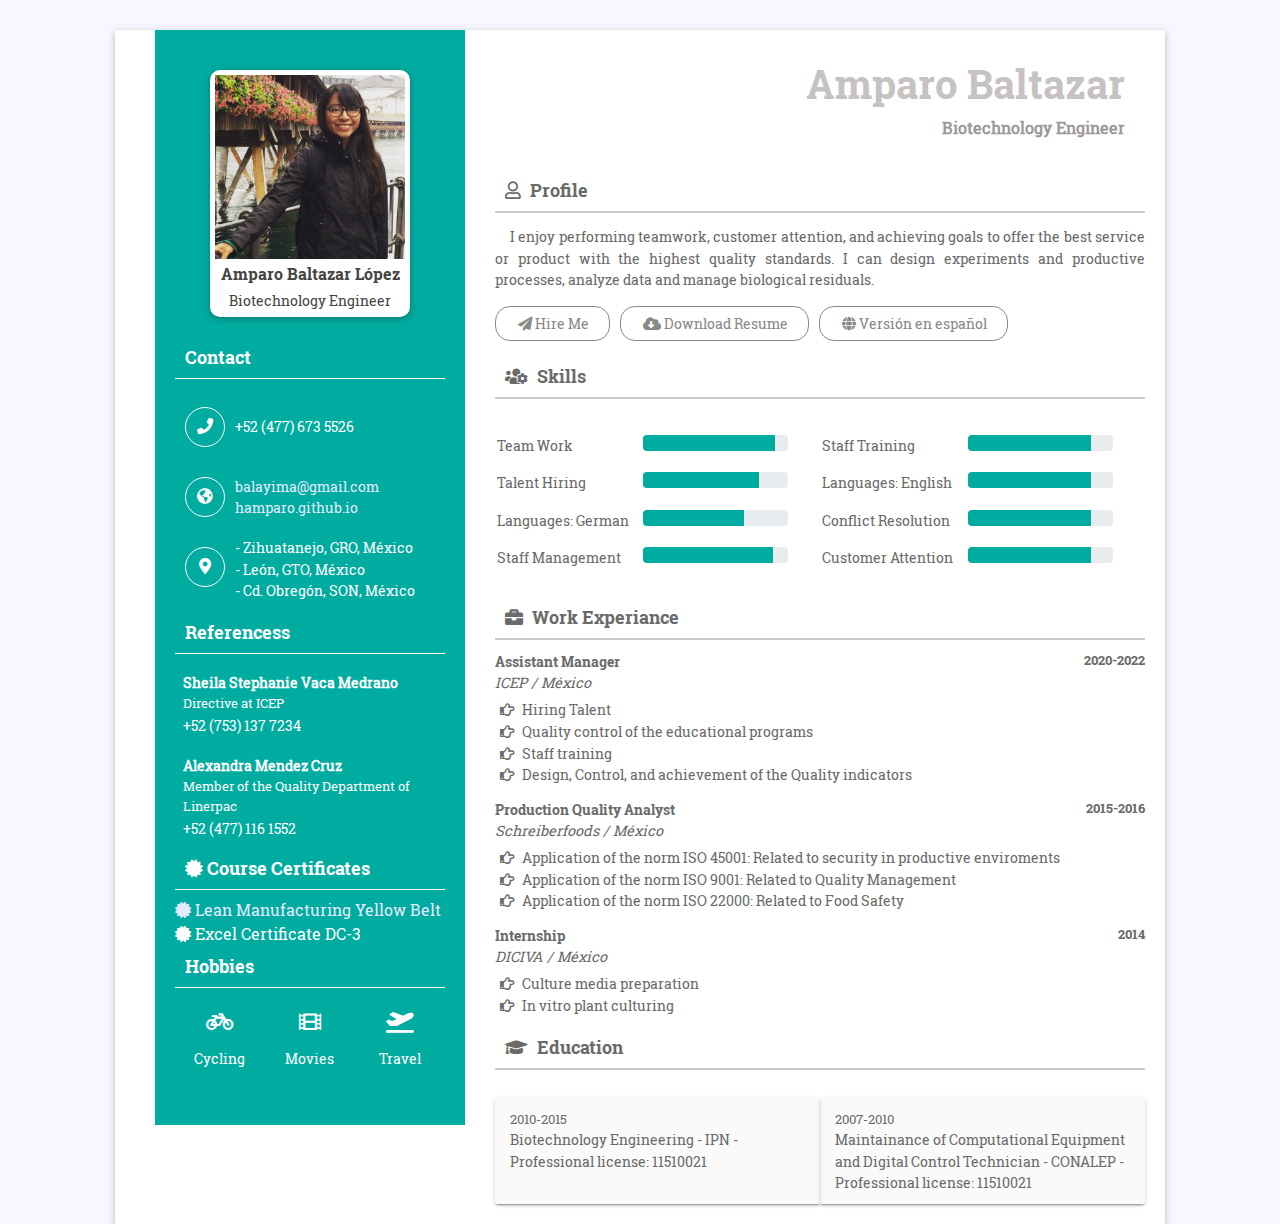
<file: index.html>
<!doctype html>
<html lang="en">

<head>
    <meta charset="utf-8">
    <meta name="viewport" content="width=device-width, initial-scale=1, shrink-to-fit=no">
    <title> Amparo Baltazar López | Biotechnology Engineer</title>

    <link rel="shortcut icon" href="assets/images/fav.jpg">
    <link rel="stylesheet" href="assets/css/bootstrap.min.css">
    <link rel="stylesheet" href="assets/css/fontawsom-all.min.css">
    <link rel="stylesheet" type="text/css" href="assets/css/style.css" />
</head>

<body>
    <div class="container-fluid overcover">
        <div class="container profile-box">
            <div class="row">
                <div class="col-md-4 left-co">
                    <div class="left-side">
                        <div class="profile-info">
                            <img src="./assets/images/profileAmp.png" alt="">
                            <h3>Amparo Baltazar López</h3>
                            <span>Biotechnology Engineer</span>
                        </div>
                        <h4 class="ltitle">Contact</h4>
                        <div class="contact-box pb0">
                            <div class="icon">
                                <i class="fas fa-phone"></i>
                            </div>
                            <div class="detail">
                                +52 (477) 673 5526
                            </div>
                        </div>
                        <div class="contact-box pb0">
                            <div class="icon">
                                <i class="fas fa-globe-americas"></i>
                            </div>
                            <div class="detail">
                                <a href="mailto:balayima@gmail.com">balayima@gmail.com</a> 
                                <br>
                                <a href="https://hamparo.github.io/">hamparo.github.io</a> 
                            </div>
                        </div>
                        <div class="contact-box">
                            <div class="icon">
                                <i class="fas fa-map-marker-alt"></i>
                            </div>
                            <div class="detail">
                                - Zihuatanejo, GRO, México
                                <br>
                                - León, GTO, México
                                <br>
                                - Cd. Obregón, SON, México
                            </div>
                        </div>
                        
                        <h4 class="ltitle">Referencess</h4>

                        <div class="refer-cov">
                            <b>Sheila Stephanie Vaca Medrano</b>
                            <p>Directive at ICEP</p>
                            <span>+52 (753) 137 7234</span>
                        </div>
                        <div class="refer-cov">
                            <b>Alexandra Mendez Cruz</b>
                            <p>Member of the Quality Department of Linerpac </p>
                            <span>+52 (477) 116 1552</span>
                        </div>

                        <h4 class="ltitle"><i class="fas fa-certificate"></i> Course Certificates</h4>
                        <div class="work-exp">
                            <!-- <i class="fa fa-eye"></i><h6"> Links to see certificates:</h6> -->
                            <ul>
                                <a href="./certificates/Lean_Manufacturing.jpeg"><li><i class="fas fa-certificate"></i> Lean Manufacturing Yellow Belt</li></a>
                                <li><i class="fas fa-certificate"></i> Excel Certificate DC-3</li>
                            </ul>
                        </div>

                        <h4 class="ltitle">Hobbies</h4>
                        <ul class="hoby row no-margin">
                            <!-- <li><i class="fas fa-pencil-alt"></i> <br> Writing</li> -->
                            <li><i class="fas fa-bicycle"></i> <br> Cycling</li>
                            <!-- <li><i class="fas fa-futbol"></i> <br> Football</li> -->
                            <li><i class="fas fa-film"></i><br> Movies</li>
                            <li><i class="fas fa-plane-departure"></i> <br>Travel</li>
                            <!-- <li><i class="fas fa-gamepad"></i> <br> Games</li> -->
                            
                        </ul>
                        
                    </div>
                </div>
                <div class="col-md-8 rt-div">
                    <div class="rit-cover">
                        <div class="hotkey">
                            <h1 class="">Amparo Baltazar </h1>
                            <small>Biotechnology Engineer</small>
                        </div>
                        <h2 class="rit-titl"><i class="far fa-user"></i> Profile</h2>
                        <div class="about">
                            <p>
                                I enjoy performing teamwork, customer attention, and achieving goals to offer the best service or product with the highest quality standards.
                                I can design experiments and productive processes, analyze data and manage biological residuals.
                            </p>
                            <div class="btn-ro row no-margin">
                                <ul class="btn-link">
                                    <li>
                                        <a href="mailto:balayima@gmail.com"><i class="fas fa-paper-plane"></i> Hire Me</a>
                                    </li>
                                    <li>
                                        <a href="./assets/cv/Amparo_Baltazar_López_Biotechnology_Engineer.pdf"><i class="fas fa-cloud-download-alt"></i> Download Resume</a>
                                    </li>
                                    <li>
                                        <a href="./index_es.html"><i class="fas fa-globe"></i> Versión en español</a>
                                    </li>
                                </ul>
                            </div>
                        </div>
                        
                        <h2 class="rit-titl"><i class="fas fa-users-cog"></i> Skills</h2>
                        <div class="profess-cover row no-margin">
                            <div class="col-md-6">
                                <div class=" prog-row row">
                                    <div class="col-sm-6">
                                        Team Work
                                    </div>
                                    <div class="col-sm-6">
                                        <div class="progress">
                                            <div class="progress-bar" role="progressbar" style="width: 91%" aria-valuenow="25" aria-valuemin="0" aria-valuemax="100"></div>
                                        </div>
                                    </div>
                                </div>
                            </div>
                            <div class="col-md-6">
                                <div class="row prog-row">
                                    <div class="col-sm-6">
                                        Staff Training
                                    </div>
                                    <div class="col-sm-6">
                                        <div class="progress">
                                            <div class="progress-bar" role="progressbar" style="width: 85%" aria-valuenow="25" aria-valuemin="0" aria-valuemax="100"></div>
                                        </div>
                                    </div>
                                </div>
                            </div>

                            <div class="col-md-6">
                                <div class="row prog-row">
                                    <div class="col-sm-6">
                                        Talent Hiring
                                    </div>
                                    <div class="col-sm-6">
                                        <div class="progress">
                                            <div class="progress-bar" role="progressbar" style="width: 80%" aria-valuenow="25" aria-valuemin="0" aria-valuemax="100"></div>
                                        </div>
                                    </div>
                                </div>
                            </div>
                            <div class="col-md-6">
                                <div class="row prog-row">
                                    <div class="col-sm-6">
                                        Languages: English
                                    </div>
                                    <div class="col-sm-6">
                                        <div class="progress">
                                            <div class="progress-bar" role="progressbar" style="width: 85%" aria-valuenow="25" aria-valuemin="0" aria-valuemax="100"></div>
                                        </div>
                                    </div>
                                </div>
                            </div>
                            <div class="col-md-6">
                                <div class="row prog-row">
                                    <div class="col-sm-6">
                                        Languages: German
                                    </div>
                                    <div class="col-sm-6">
                                        <div class="progress">
                                            <div class="progress-bar" role="progressbar" style="width: 70%" aria-valuenow="25" aria-valuemin="0" aria-valuemax="100"></div>
                                        </div>
                                    </div>
                                </div>
                            </div>
                            <div class="col-md-6">
                                <div class="row prog-row">
                                    <div class="col-sm-6">
                                        Conflict Resolution
                                    </div>
                                    <div class="col-sm-6">
                                        <div class="progress">
                                            <div class="progress-bar" role="progressbar" style="width: 85%" aria-valuenow="25" aria-valuemin="0" aria-valuemax="100"></div>
                                        </div>
                                    </div>
                                </div>
                            </div>
                            <div class="col-md-6">
                                <div class="row prog-row">
                                    <div class="col-sm-6">
                                        Staff Management
                                    </div>
                                    <div class="col-sm-6">
                                        <div class="progress">
                                            <div class="progress-bar" role="progressbar" style="width: 90%" aria-valuenow="25" aria-valuemin="0" aria-valuemax="100"></div>
                                        </div>
                                    </div>
                                </div>
                            </div>
                            <div class="col-md-6">
                                <div class="row prog-row">
                                    <div class="col-sm-6">
                                        Customer Attention
                                    </div>
                                    <div class="col-sm-6">
                                        <div class="progress">
                                            <div class="progress-bar" role="progressbar" style="width: 85%" aria-valuenow="25" aria-valuemin="0" aria-valuemax="100"></div>
                                        </div>
                                    </div>
                                </div>
                            </div>


                        </div>

                        <h2 class="rit-titl"><i class="fas fa-briefcase"></i> Work Experiance</h2>
                        <div class="work-exp">
                            <h6> Assistant Manager <span>2020-2022</span></h6>
                            <i>ICEP / México</i>
                            <ul>
                                <li><i class="far fa-hand-point-right"></i> Hiring Talent </li>
                                <li><i class="far fa-hand-point-right"></i> Quality control of the educational programs </li>
                                <li><i class="far fa-hand-point-right"></i> Staff training </li>
                                <li><i class="far fa-hand-point-right"></i> Design, Control, and achievement of the Quality indicators </li>
                            </ul>
                        </div>
                        <div class="work-exp">
                            <h6>Production Quality Analyst <span>2015-2016</span></h6>
                            <i>Schreiberfoods / México </i>
                            <ul>
                                <li><i class="far fa-hand-point-right"></i> Application of the norm ISO 45001: Related to security in productive enviroments </li>
                                
                                <li><i class="far fa-hand-point-right"></i> Application of the norm ISO 9001: Related to Quality Management </li>
                                <li><i class="far fa-hand-point-right"></i> Application of the norm ISO 22000: Related to Food Safety </li>
                            </ul>
                        </div>
                        <div class="work-exp">
                            <h6>Internship<span>2014</span></h6>
                            <i>DICIVA / México</i>
                            <ul>
                                <li><i class="far fa-hand-point-right"></i> Culture media preparation

                                </li>
                                <li><i class="far fa-hand-point-right"></i> In vitro plant culturing </li>
                                
                            </ul>
                        </div>

                        <h2 class="rit-titl"><i class="fas fa-graduation-cap"></i> Education</h2>
                        <div class="education">
                            <ul class="row no-margin">
                                <li class="col-md-6"><span>2010-2015</span> <br>
                                    Biotechnology Engineering - IPN - Professional license: 11510021</li>
                                <li class="col-md-6"><span>2007-2010</span> <br>
                                    Maintainance of Computational Equipment and Digital Control Technician - CONALEP - Professional license: 11510021</li>
                                <!-- <li class="col-md-6"><span>2013-2015</span> <br>
                                    Master Degree - Cambridg University</li>
                                <li class="col-md-6"><span>2013-2015</span> <br>
                                    Master Degree - Cambridg University</li> -->
                            </ul>
                        </div>

                    </div>
                </div>
            </div>
        </div>
    </div>
</body>

<script src="assets/js/jquery-3.2.1.min.js"></script>
<script src="assets/js/popper.min.js"></script>
<script src="assets/js/bootstrap.min.js"></script>
<script src="assets/js/script.js"></script>


</html>
</file>
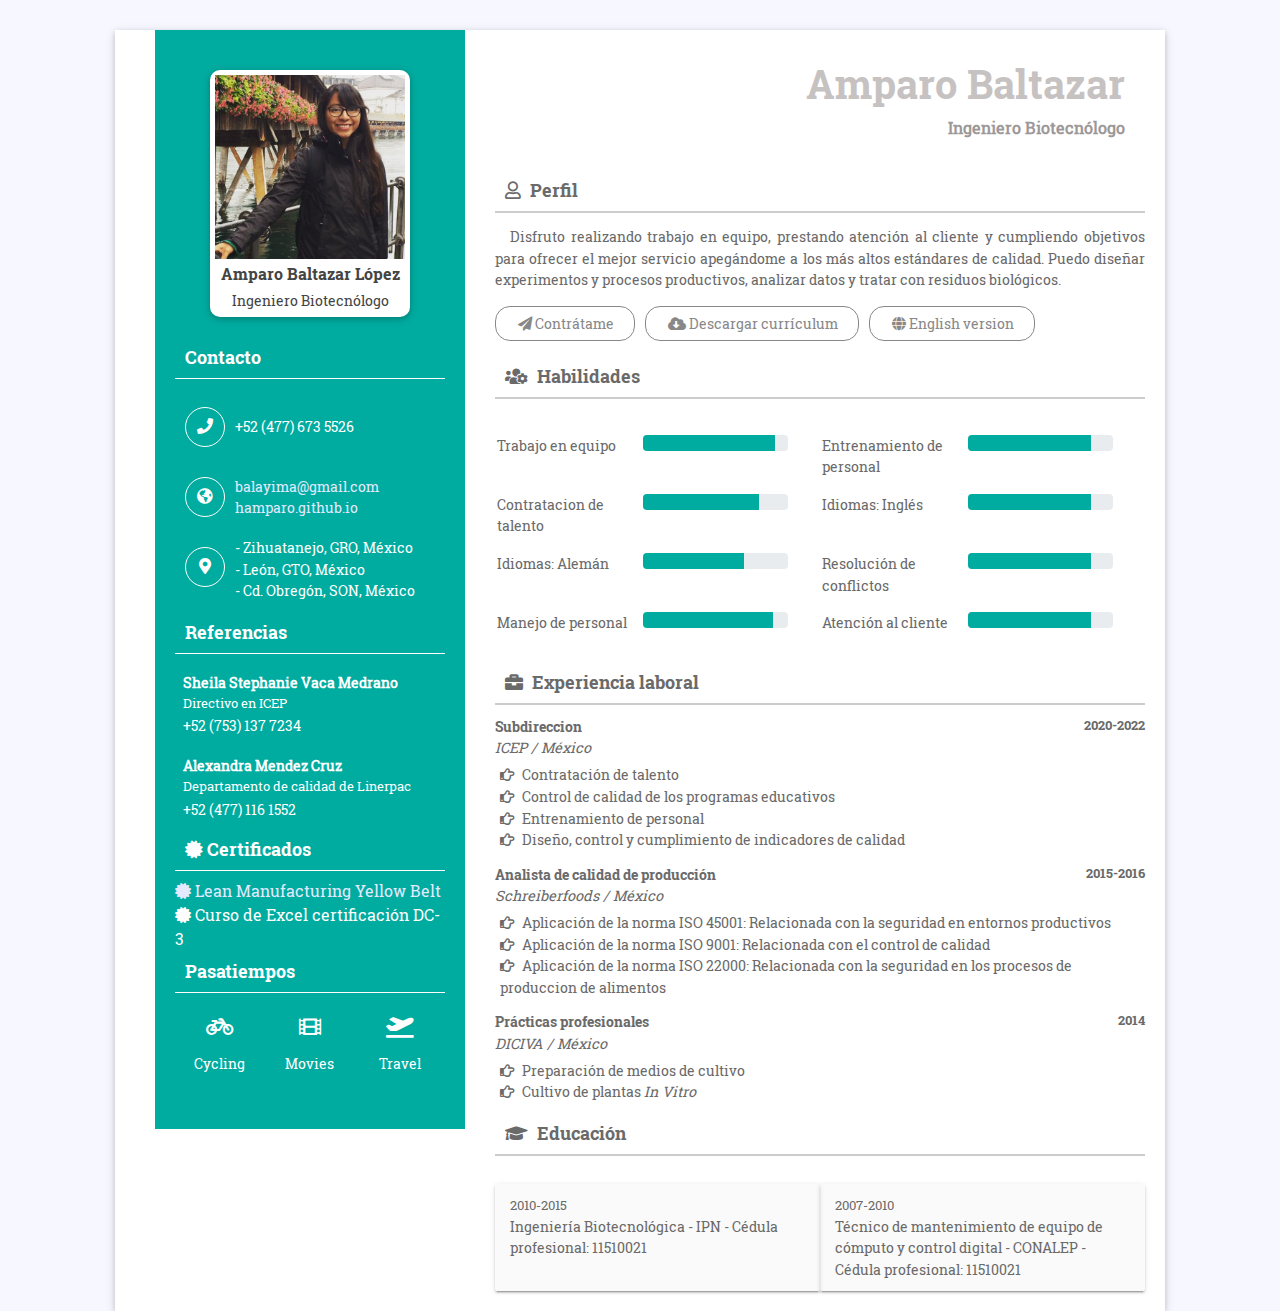
<file: index_es.html>
<!doctype html>
<html lang="en">

<head>
    <meta charset="utf-8">
    <meta name="viewport" content="width=device-width, initial-scale=1, shrink-to-fit=no">
    <title> Amparo Baltazar López | Ingeniero Biotecnólogo</title>

    <link rel="shortcut icon" href="assets/images/fav.jpg">
    <link rel="stylesheet" href="assets/css/bootstrap.min.css">
    <link rel="stylesheet" href="assets/css/fontawsom-all.min.css">
    <link rel="stylesheet" type="text/css" href="assets/css/style.css" />
</head>

<body>
    <div class="container-fluid overcover">
        <div class="container profile-box">
            <div class="row">
                <div class="col-md-4 left-co">
                    <div class="left-side">
                        <div class="profile-info">
                            <img src="./assets/images/profileAmp.png" alt="">
                            <h3>Amparo Baltazar López</h3>
                            <span>Ingeniero Biotecnólogo</span>
                        </div>
                        <h4 class="ltitle">Contacto</h4>
                        <div class="contact-box pb0">
                            <div class="icon">
                                <i class="fas fa-phone"></i>
                            </div>
                            <div class="detail">
                                +52 (477) 673 5526
                            </div>
                        </div>
                        <div class="contact-box pb0">
                            <div class="icon">
                                <i class="fas fa-globe-americas"></i>
                            </div>
                            <div class="detail">
                                <a href="mailto:balayima@gmail.com">balayima@gmail.com</a> 
                                <br>
                                <a href="https://hamparo.github.io/">hamparo.github.io</a> 
                            </div>
                        </div>
                        <div class="contact-box">
                            <div class="icon">
                                <i class="fas fa-map-marker-alt"></i>
                            </div>
                            <div class="detail">
                                - Zihuatanejo, GRO, México
                                <br>
                                - León, GTO, México
                                <br>
                                - Cd. Obregón, SON, México
                            </div>
                        </div>
                        
                        <h4 class="ltitle">Referencias</h4>

                        <div class="refer-cov">
                            <b>Sheila Stephanie Vaca Medrano</b>
                            <p>Directivo en ICEP</p>
                            <span>+52 (753) 137 7234</span>
                        </div>
                        <div class="refer-cov">
                            <b>Alexandra Mendez Cruz</b>
                            <p>Departamento de calidad de Linerpac </p>
                            <span>+52 (477) 116 1552</span>
                        </div>

                        <h4 class="ltitle"><i class="fas fa-certificate"></i> Certificados</h4>
                        <div class="work-exp">
                            <!-- <i class="fa fa-eye"></i><h6"> Links to see certificates:</h6> -->
                            <ul>
                                <a href="./certificates/Lean_Manufacturing.jpeg"><li><i class="fas fa-certificate"></i> Lean Manufacturing Yellow Belt</li></a>
                                <i class="fas fa-certificate"></i> Curso de Excel certificación DC-3</li>
                            </ul>
                        </div>                        
                        <h4 class="ltitle">Pasatiempos</h4>
                        <ul class="hoby row no-margin">
                            <!-- <li><i class="fas fa-pencil-alt"></i> <br> Writing</li> -->
                            <li><i class="fas fa-bicycle"></i> <br> Cycling</li>
                            <!-- <li><i class="fas fa-futbol"></i> <br> Football</li> -->
                            <li><i class="fas fa-film"></i><br> Movies</li>
                            <li><i class="fas fa-plane-departure"></i> <br>Travel</li>
                            <!-- <li><i class="fas fa-gamepad"></i> <br> Games</li> -->
                            
                        </ul>
                    </div>
                </div>
                <div class="col-md-8 rt-div">
                    <div class="rit-cover">
                        <div class="hotkey">
                            <h1 class="">Amparo Baltazar </h1>
                            <small>Ingeniero Biotecnólogo</small>
                        </div>
                        <h2 class="rit-titl"><i class="far fa-user"></i> Perfil</h2>
                        <div class="about">
                            <p>
                                Disfruto realizando trabajo en equipo, prestando atención al cliente y cumpliendo objetivos para ofrecer el mejor servicio apegándome a los más altos estándares de calidad. 
                                Puedo diseñar experimentos y procesos productivos, analizar datos y tratar con residuos biológicos. 
                            </p>
                            <div class="btn-ro row no-margin">
                                <ul class="btn-link">
                                    <li>
                                        <a href="mailto:balayima@gmail.com"><i class="fas fa-paper-plane"></i> Contrátame</a>
                                    </li>
                                    <li>
                                        <a href="/assets/cv/Amparo_Baltazar_López_Ingeniero_Biotecnólogo.pdf"><i class="fas fa-cloud-download-alt"></i> Descargar currículum</a>
                                    </li>
                                    <li>
                                        <a href="./index.html"><i class="fas fa-globe"></i> English version</a>
                                    </li>
                                </ul>
                            </div>
                        </div>
                        <h2 class="rit-titl"><i class="fas fa-users-cog"></i> Habilidades</h2>
                        <div class="profess-cover row no-margin">
                            <div class="col-md-6">
                                <div class=" prog-row row">
                                    <div class="col-sm-6">
                                        Trabajo en equipo
                                    </div>
                                    <div class="col-sm-6">
                                        <div class="progress">
                                            <div class="progress-bar" role="progressbar" style="width: 91%" aria-valuenow="25" aria-valuemin="0" aria-valuemax="100"></div>
                                        </div>
                                    </div>
                                </div>
                            </div>
                            <div class="col-md-6">
                                <div class="row prog-row">
                                    <div class="col-sm-6">
                                        Entrenamiento de personal
                                    </div>
                                    <div class="col-sm-6">
                                        <div class="progress">
                                            <div class="progress-bar" role="progressbar" style="width: 85%" aria-valuenow="25" aria-valuemin="0" aria-valuemax="100"></div>
                                        </div>
                                    </div>
                                </div>
                            </div>

                            <div class="col-md-6">
                                <div class="row prog-row">
                                    <div class="col-sm-6">
                                        Contratacion de talento
                                    </div>
                                    <div class="col-sm-6">
                                        <div class="progress">
                                            <div class="progress-bar" role="progressbar" style="width: 80%" aria-valuenow="25" aria-valuemin="0" aria-valuemax="100"></div>
                                        </div>
                                    </div>
                                </div>
                            </div>
                            <div class="col-md-6">
                                <div class="row prog-row">
                                    <div class="col-sm-6">
                                        Idiomas: Inglés
                                    </div>
                                    <div class="col-sm-6">
                                        <div class="progress">
                                            <div class="progress-bar" role="progressbar" style="width: 85%" aria-valuenow="25" aria-valuemin="0" aria-valuemax="100"></div>
                                        </div>
                                    </div>
                                </div>
                            </div>
                            <div class="col-md-6">
                                <div class="row prog-row">
                                    <div class="col-sm-6">
                                        Idiomas: Alemán
                                    </div>
                                    <div class="col-sm-6">
                                        <div class="progress">
                                            <div class="progress-bar" role="progressbar" style="width: 70%" aria-valuenow="25" aria-valuemin="0" aria-valuemax="100"></div>
                                        </div>
                                    </div>
                                </div>
                            </div>
                            <div class="col-md-6">
                                <div class="row prog-row">
                                    <div class="col-sm-6">
                                        Resolución de conflictos
                                    </div>
                                    <div class="col-sm-6">
                                        <div class="progress">
                                            <div class="progress-bar" role="progressbar" style="width: 85%" aria-valuenow="25" aria-valuemin="0" aria-valuemax="100"></div>
                                        </div>
                                    </div>
                                </div>
                            </div>
                            <div class="col-md-6">
                                <div class="row prog-row">
                                    <div class="col-sm-6">
                                        Manejo de personal
                                    </div>
                                    <div class="col-sm-6">
                                        <div class="progress">
                                            <div class="progress-bar" role="progressbar" style="width: 90%" aria-valuenow="25" aria-valuemin="0" aria-valuemax="100"></div>
                                        </div>
                                    </div>
                                </div>
                            </div>
                            <div class="col-md-6">
                                <div class="row prog-row">
                                    <div class="col-sm-6">
                                        Atención al cliente
                                    </div>
                                    <div class="col-sm-6">
                                        <div class="progress">
                                            <div class="progress-bar" role="progressbar" style="width: 85%" aria-valuenow="25" aria-valuemin="0" aria-valuemax="100"></div>
                                        </div>
                                    </div>
                                </div>
                            </div>

                        </div>
                        <h2 class="rit-titl"><i class="fas fa-briefcase"></i> Experiencia laboral</h2>
                        <div class="work-exp">
                            <h6> Subdireccion <span>2020-2022</span></h6>
                            <i>ICEP / México</i>
                            <ul>
                                <li><i class="far fa-hand-point-right"></i> Contratación de talento </li>
                                <li><i class="far fa-hand-point-right"></i> Control de calidad de los programas educativos </li>
                                <li><i class="far fa-hand-point-right"></i> Entrenamiento de personal </li>
                                <li><i class="far fa-hand-point-right"></i> Diseño, control y cumplimiento de indicadores de calidad </li>
                            </ul>
                        </div>
                        <div class="work-exp">
                            <h6> Analista de calidad de producción <span>2015-2016</span></h6>
                            <i>Schreiberfoods / México </i>
                            <ul>
                                <li><i class="far fa-hand-point-right"></i> Aplicación de la norma ISO 45001: Relacionada con la seguridad en entornos productivos</li>
                                
                                <li><i class="far fa-hand-point-right"></i> Aplicación de la norma ISO 9001: Relacionada con el control de calidad </li>
                                <li><i class="far fa-hand-point-right"></i> Aplicación de la norma ISO 22000: Relacionada con la seguridad en los procesos de produccion de alimentos </li>
                            </ul>
                        </div>
                        <div class="work-exp">
                            <h6>Prácticas profesionales<span>2014</span></h6>
                            <i>DICIVA / México</i>
                            <ul>
                                <li><i class="far fa-hand-point-right"></i> Preparación de medios de cultivo </li>
                                <li><i class="far fa-hand-point-right"></i> Cultivo de plantas <i>In Vitro</i> </li>
                                
                            </ul>
                        </div>

                        <h2 class="rit-titl"><i class="fas fa-graduation-cap"></i> Educación</h2>
                        <div class="education">
                            <ul class="row no-margin">
                                <li class="col-md-6"><span>2010-2015</span> <br>
                                    Ingeniería Biotecnológica - IPN - Cédula profesional: 11510021</li>
                                <li class="col-md-6"><span>2007-2010</span> <br>
                                    Técnico de mantenimiento de equipo de cómputo y control digital - CONALEP - Cédula profesional: 11510021</li>
                                <!-- <li class="col-md-6"><span>2013-2015</span> <br>
                                    Master Degree - Cambridg University</li>
                                <li class="col-md-6"><span>2013-2015</span> <br>
                                    Master Degree - Cambridg University</li> -->
                            </ul>
                        </div>

                        
                    </div>
                </div>
            </div>
        </div>
    </div>
</body>

<script src="assets/js/jquery-3.2.1.min.js"></script>
<script src="assets/js/popper.min.js"></script>
<script src="assets/js/bootstrap.min.js"></script>
<script src="assets/js/script.js"></script>


</html>
</file>
<file: assets/css/style.css>
/* =======================================================================
Template Name: Dil Hospital
Author:  SmartEye Adminpanel
Author URI: www.smarteyeapps.com
Version: 1.0
coder name:Prabin Raja
Description: This Template is created for web template
======================================================================= */
/* ===================================== Import Less ================================== */
@font-face {
  font-family: 'mouse-300';
  src: url("../fonts/RobotoSlab-Regular.ttf") format("truetype"); }
@font-face {
  font-family: 'mouse-500';
  src: url("../fonts/RobotoSlab-Bold.ttf") format("truetype"); }
/* ===================================== Basic CSS ================================== */
* {
  margin: 0px;
  padding: 0px;
  list-style: none; }

img {
  max-width: 100%; }

a {
  text-decoration: none;
  outline: none;
  color: #444; }

a:hover {
  color: #444; }

ul {
  margin-bottom: 0;
  padding-left: 0; }

a:hover,
a:focus,
input,
textarea {
  text-decoration: none;
  outline: none; }

.center {
  text-align: center; }

.left {
  text-align: left; }

.right {
  text-align: right; }

.cp {
  cursor: pointer; }

html, body {
  height: 100%; }

p {
  margin-bottom: 0px;
  width: 100%; }

.no-padding {
  padding: 0px; }

.no-margin {
  margin: 0px; }

.hid {
  display: none; }

.top-mar {
  margin-top: 15px; }

.h-100 {
  height: 100%; }

::placeholder {
  color: #747f8a !important;
  font-size: 13px;
  opacity: .5 !important; }

.container-fluid {
  padding: 0px; }

h1, h2, h3, h4, h5, h6 {
  font-family: "mouse-500", Arial, Helvetica, sans-serif; }

strong {
  font-family: "mouse-500", Arial, Helvetica, sans-serif; }

body {
  background-color: #f7f7ff !important;
  font-family: "mouse-300", Arial, Helvetica, sans-serif;
  color: #6A6A6A; }

.session-title {
  padding: 30px;
  margin: 0px; }
  .session-title h2 {
    width: 100%;
    text-align: center; }
  .session-title p {
    max-width: 850px;
    text-align: center;
    float: none;
    margin: auto; }
  .session-title span {
    float: right;
    font-style: italic; }

.inner-title {
  padding: 20px;
  padding-left: 0px;
  margin-bottom: 30px; }
  .inner-title h2 {
    width: 100%;
    text-align: center;
    font-size: 2rem;
    font-family: "slab", Arial, Helvetica, sans-serif; }
  .inner-title p {
    width: 100%;
    text-align: center; }

.page-nav {
  padding: 40px;
  text-align: center;
  padding-top: 160px; }
  .page-nav ul {
    float: none;
    margin: auto; }
  .page-nav h2 {
    font-size: 36px;
    width: 100%;
    color: #444; }
    @media screen and (max-width: 600px) {
      .page-nav h2 {
        font-size: 26px; } }
  .page-nav ul li {
    float: left;
    margin-right: 10px;
    margin-top: 10px;
    font-size: 16px; }
    .page-nav ul li i {
      width: 30px;
      text-align: center;
      color: #444; }
    .page-nav ul li a {
      color: #444; }

.btn-success {
  background-color: #00ab9f;
  border-color: #00ab9f; }
  .btn-success:hover {
    background-color: #00ab9f !important;
    border-color: #00ab9f !important; }
  .btn-success:active {
    background-color: #00ab9f !important;
    border-color: #00ab9f !important; }
  .btn-success:focus {
    background-color: #00ab9f !important;
    border-color: #00ab9f !important;
    box-shadow: none !important; }

.btn-info {
  background-color: #4f6dcd;
  border-color: #4f6dcd; }
  .btn-info:hover {
    background-color: #4f6dcd !important;
    border-color: #4f6dcd !important; }
  .btn-info:active {
    background-color: #4f6dcd !important;
    border-color: #4f6dcd !important; }
  .btn-info:focus {
    background-color: #4f6dcd !important;
    border-color: #4f6dcd !important;
    box-shadow: none !important; }

.btn {
  box-shadow: 0 3px 1px -2px rgba(0, 0, 0, 0.2), 0 2px 2px 0 rgba(0, 0, 0, 0.14), 0 1px 5px 0 rgba(0, 0, 0, 0.12);
  border-radius: 2px; }

.form-control:focus {
  box-shadow: none !important;
  border: 2px solid  #00a8df; }

.btn-light {
  background-color: #FFF;
  color: #3F3F3F; }

.collapse.show {
  display: block !important; }

.form-control:focus {
  box-shadow: none;
  border: 2px solid #0d7a40 !important; }

.form-control {
  background-color: #F8F8F8;
  margin-bottom: 20px; }
  .form-control:focus {
    background-color: #FFF;
    border-color: #CCC; }

.container {
  max-width: 1100px; }
  @media screen and (max-width: 1060px) {
    .container {
      max-width: 100%;
      overflow: hidden; } }

/* ===================================== Header CSS ================================== */
.profile-box {
  width: 1050px;
  margin: 30px auto;
  box-shadow: 0 2px 5px 0 rgba(0, 0, 0, 0.16), 0 2px 10px 0 rgba(0, 0, 0, 0.12);
  background-color: #FFF;
  padding-left: 40px;
  padding-right: 20px; }
  @media screen and (max-width: 1060px) {
    .profile-box {
      margin: 0px; } }
  @media screen and (max-width: 924px) {
    .profile-box {
      padding: 0px;
      padding-right: 10px; } }
  .profile-box .left-side {
    background-color: #00ab9f;
    color: #FFF;
    padding: 40px 20px; }
    .profile-box .left-side .profile-info {
      padding: 5px;
      box-shadow: 0 2px 5px 0 rgba(0, 0, 0, 0.16), 0 2px 10px 0 rgba(0, 0, 0, 0.12);
      background-color: #FFF;
      width: auto;
      max-width: 200px;
      margin: auto;
      margin-bottom: 20px;
      border-radius: 10px;
      color: #444;
      text-align: center; }
      .profile-box .left-side .profile-info img {
        width: 100%; }
      .profile-box .left-side .profile-info h3 {
        font-size: 1rem;
        margin-bottom: 0px;
        padding: 5px; }
      .profile-box .left-side .profile-info span {
        font-size: .9rem; }
    .profile-box .left-side .ltitle {
      padding: 10px;
      font-size: 1.1rem;
      border-bottom: 1px solid #fff; }
    .profile-box .left-side .contact-box {
      display: flex;
      padding: 10px 0px; }
      .profile-box .left-side .contact-box .icon {
        padding: 10px; }
        .profile-box .left-side .contact-box .icon i {
          padding: 10px;
          border: 1px solid #FFF;
          border-radius: 50px;
          width: 40px;
          height: 40px;
          text-align: center; }
      .profile-box .left-side .contact-box .detail {
        font-size: .9rem;
        margin: auto 0; }
    .profile-box .left-side .pb0 {
      padding-bottom: 0px; }
    .profile-box .left-side .social-link li {
      padding: 10px 15px; }
    .profile-box .left-side .refer-cov {
      padding: 8px; }
      .profile-box .left-side .refer-cov b {
        font-size: .9rem; }
      .profile-box .left-side .refer-cov p {
        font-size: .8rem; }
      .profile-box .left-side .refer-cov span {
        font-size: .9rem; }
    .profile-box .left-side .hoby li {
      float: left;
      font-size: .9rem;
      padding: 15px;
      text-align: center;
      width: 33.33%; }
      .profile-box .left-side .hoby li i {
        font-size: 22px;
        margin-bottom: 15px; }

@media screen and (max-width: 924px) {
  .overcover {
    padding: 8px; }

  .rt-div {
    padding-left: 0px; } }
@media screen and (max-width: 767px) {
  .left-co {
    padding-right: 0px; }

  .rt-div {
    padding-left: 30px; } }
.rit-cover .hotkey {
  text-align: right;
  padding: 30px 20px; }
  .rit-cover .hotkey h1 {
    width: 100%;
    text-align: right;
    color: #c7c2c2; }
  .rit-cover .hotkey small {
    font-size: 1rem;
    color: #9c9898;
    margin-top: -30px;
    font-weight: 600; }
.rit-cover .rit-titl {
  padding: 10px;
  border-bottom: 2px solid #CCC;
  font-size: 1.1rem; }
  .rit-cover .rit-titl i {
    font-size: 18px;
    margin-right: 5px; }
.rit-cover .about {
  font-size: .9rem;
  text-align: justify;
  text-indent: 15px;
  padding: 5px 0px; }
  .rit-cover .about .btn-link li {
    float: left;
    margin-top: 15px;
    padding: 5px 20px;
    border-radius: 15px;
    border: 1px solid #888;
    margin-right: 10px;
    margin-bottom: 10px;
    color: #888; }
    @media screen and (max-width: 483px) {
      .rit-cover .about .btn-link li {
        margin-right: 5px !important;
        width: 100%;
        margin-bottom: 10px; } }
    .rit-cover .about .btn-link li i {
      margin-top: 5px;
      margin-left: -28px; }
    .rit-cover .about .btn-link li a {
      color: #888; }
.rit-cover .work-exp {
  padding: 5px 0px; }
  .rit-cover .work-exp h6 {
    font-size: .9rem;
    margin-bottom: 0px; }
    .rit-cover .work-exp h6 span {
      float: right;
      font-size: .8rem; }
  .rit-cover .work-exp i {
    font-size: .9rem; }
  .rit-cover .work-exp ul {
    padding: 5px 0px; }
    .rit-cover .work-exp ul li {
      font-size: .9rem;
      padding-left: 5px; }
      .rit-cover .work-exp ul li i {
        margin-right: 5px; }
.rit-cover .education {
  padding: 20px 0px; }
  .rit-cover .education ul li {
    box-shadow: 0 3px 1px -2px rgba(0, 0, 0, 0.2), 0 2px 2px 0 rgba(0, 0, 0, 0.14), 0 1px 5px 0 rgba(0, 0, 0, 0.12);
    border-radius: 2px;
    background-color: #ecebeb3d;
    padding: 10px 15px;
    font-size: .9rem; }
    .rit-cover .education ul li span {
      font-size: .8rem; }
.rit-cover .profess-cover {
  padding: 20px 0px; }
  .rit-cover .profess-cover .prog-row {
    width: 100%;
    text-align: left;
    padding: 8px 2px;
    font-size: .9rem; }
    .rit-cover .profess-cover .prog-row div {
      padding: 0px; }
  .rit-cover .profess-cover .progress-bar {
    background-color: #00ab9f; }

/*# sourceMappingURL=style.css.map */
a {
  color: #e3eaff;
}
</file>
<file: assets/css/fontawsom-all.min.css>
/*!
 * Font Awesome Free 5.3.1 by @fontawesome - https://fontawesome.com
 * License - https://fontawesome.com/license/free (Icons: CC BY 4.0, Fonts: SIL OFL 1.1, Code: MIT License)
 */
.fa,.fab,.fal,.far,.fas{-moz-osx-font-smoothing:grayscale;-webkit-font-smoothing:antialiased;display:inline-block;font-style:normal;font-variant:normal;text-rendering:auto;line-height:1}.fa-lg{font-size:1.33333em;line-height:.75em;vertical-align:-.0667em}.fa-xs{font-size:.75em}.fa-sm{font-size:.875em}.fa-1x{font-size:1em}.fa-2x{font-size:2em}.fa-3x{font-size:3em}.fa-4x{font-size:4em}.fa-5x{font-size:5em}.fa-6x{font-size:6em}.fa-7x{font-size:7em}.fa-8x{font-size:8em}.fa-9x{font-size:9em}.fa-10x{font-size:10em}.fa-fw{text-align:center;width:1.25em}.fa-ul{list-style-type:none;margin-left:2.5em;padding-left:0}.fa-ul>li{position:relative}.fa-li{left:-2em;position:absolute;text-align:center;width:2em;line-height:inherit}.fa-border{border:.08em solid #eee;border-radius:.1em;padding:.2em .25em .15em}.fa-pull-left{float:left}.fa-pull-right{float:right}.fa.fa-pull-left,.fab.fa-pull-left,.fal.fa-pull-left,.far.fa-pull-left,.fas.fa-pull-left{margin-right:.3em}.fa.fa-pull-right,.fab.fa-pull-right,.fal.fa-pull-right,.far.fa-pull-right,.fas.fa-pull-right{margin-left:.3em}.fa-spin{animation:fa-spin 2s infinite linear}.fa-pulse{animation:fa-spin 1s infinite steps(8)}@keyframes fa-spin{0%{transform:rotate(0deg)}to{transform:rotate(1turn)}}.fa-rotate-90{-ms-filter:"progid:DXImageTransform.Microsoft.BasicImage(rotation=1)";transform:rotate(90deg)}.fa-rotate-180{-ms-filter:"progid:DXImageTransform.Microsoft.BasicImage(rotation=2)";transform:rotate(180deg)}.fa-rotate-270{-ms-filter:"progid:DXImageTransform.Microsoft.BasicImage(rotation=3)";transform:rotate(270deg)}.fa-flip-horizontal{-ms-filter:"progid:DXImageTransform.Microsoft.BasicImage(rotation=0, mirror=1)";transform:scaleX(-1)}.fa-flip-vertical{transform:scaleY(-1)}.fa-flip-horizontal.fa-flip-vertical,.fa-flip-vertical{-ms-filter:"progid:DXImageTransform.Microsoft.BasicImage(rotation=2, mirror=1)"}.fa-flip-horizontal.fa-flip-vertical{transform:scale(-1)}:root .fa-flip-horizontal,:root .fa-flip-vertical,:root .fa-rotate-90,:root .fa-rotate-180,:root .fa-rotate-270{-webkit-filter:none;filter:none}.fa-stack{display:inline-block;height:2em;line-height:2em;position:relative;vertical-align:middle;width:2em}.fa-stack-1x,.fa-stack-2x{left:0;position:absolute;text-align:center;width:100%}.fa-stack-1x{line-height:inherit}.fa-stack-2x{font-size:2em}.fa-inverse{color:#fff}.fa-500px:before{content:"\f26e"}.fa-accessible-icon:before{content:"\f368"}.fa-accusoft:before{content:"\f369"}.fa-ad:before{content:"\f641"}.fa-address-book:before{content:"\f2b9"}.fa-address-card:before{content:"\f2bb"}.fa-adjust:before{content:"\f042"}.fa-adn:before{content:"\f170"}.fa-adversal:before{content:"\f36a"}.fa-affiliatetheme:before{content:"\f36b"}.fa-air-freshener:before{content:"\f5d0"}.fa-algolia:before{content:"\f36c"}.fa-align-center:before{content:"\f037"}.fa-align-justify:before{content:"\f039"}.fa-align-left:before{content:"\f036"}.fa-align-right:before{content:"\f038"}.fa-alipay:before{content:"\f642"}.fa-allergies:before{content:"\f461"}.fa-amazon:before{content:"\f270"}.fa-amazon-pay:before{content:"\f42c"}.fa-ambulance:before{content:"\f0f9"}.fa-american-sign-language-interpreting:before{content:"\f2a3"}.fa-amilia:before{content:"\f36d"}.fa-anchor:before{content:"\f13d"}.fa-android:before{content:"\f17b"}.fa-angellist:before{content:"\f209"}.fa-angle-double-down:before{content:"\f103"}.fa-angle-double-left:before{content:"\f100"}.fa-angle-double-right:before{content:"\f101"}.fa-angle-double-up:before{content:"\f102"}.fa-angle-down:before{content:"\f107"}.fa-angle-left:before{content:"\f104"}.fa-angle-right:before{content:"\f105"}.fa-angle-up:before{content:"\f106"}.fa-angry:before{content:"\f556"}.fa-angrycreative:before{content:"\f36e"}.fa-angular:before{content:"\f420"}.fa-ankh:before{content:"\f644"}.fa-app-store:before{content:"\f36f"}.fa-app-store-ios:before{content:"\f370"}.fa-apper:before{content:"\f371"}.fa-apple:before{content:"\f179"}.fa-apple-alt:before{content:"\f5d1"}.fa-apple-pay:before{content:"\f415"}.fa-archive:before{content:"\f187"}.fa-archway:before{content:"\f557"}.fa-arrow-alt-circle-down:before{content:"\f358"}.fa-arrow-alt-circle-left:before{content:"\f359"}.fa-arrow-alt-circle-right:before{content:"\f35a"}.fa-arrow-alt-circle-up:before{content:"\f35b"}.fa-arrow-circle-down:before{content:"\f0ab"}.fa-arrow-circle-left:before{content:"\f0a8"}.fa-arrow-circle-right:before{content:"\f0a9"}.fa-arrow-circle-up:before{content:"\f0aa"}.fa-arrow-down:before{content:"\f063"}.fa-arrow-left:before{content:"\f060"}.fa-arrow-right:before{content:"\f061"}.fa-arrow-up:before{content:"\f062"}.fa-arrows-alt:before{content:"\f0b2"}.fa-arrows-alt-h:before{content:"\f337"}.fa-arrows-alt-v:before{content:"\f338"}.fa-assistive-listening-systems:before{content:"\f2a2"}.fa-asterisk:before{content:"\f069"}.fa-asymmetrik:before{content:"\f372"}.fa-at:before{content:"\f1fa"}.fa-atlas:before{content:"\f558"}.fa-atom:before{content:"\f5d2"}.fa-audible:before{content:"\f373"}.fa-audio-description:before{content:"\f29e"}.fa-autoprefixer:before{content:"\f41c"}.fa-avianex:before{content:"\f374"}.fa-aviato:before{content:"\f421"}.fa-award:before{content:"\f559"}.fa-aws:before{content:"\f375"}.fa-backspace:before{content:"\f55a"}.fa-backward:before{content:"\f04a"}.fa-balance-scale:before{content:"\f24e"}.fa-ban:before{content:"\f05e"}.fa-band-aid:before{content:"\f462"}.fa-bandcamp:before{content:"\f2d5"}.fa-barcode:before{content:"\f02a"}.fa-bars:before{content:"\f0c9"}.fa-baseball-ball:before{content:"\f433"}.fa-basketball-ball:before{content:"\f434"}.fa-bath:before{content:"\f2cd"}.fa-battery-empty:before{content:"\f244"}.fa-battery-full:before{content:"\f240"}.fa-battery-half:before{content:"\f242"}.fa-battery-quarter:before{content:"\f243"}.fa-battery-three-quarters:before{content:"\f241"}.fa-bed:before{content:"\f236"}.fa-beer:before{content:"\f0fc"}.fa-behance:before{content:"\f1b4"}.fa-behance-square:before{content:"\f1b5"}.fa-bell:before{content:"\f0f3"}.fa-bell-slash:before{content:"\f1f6"}.fa-bezier-curve:before{content:"\f55b"}.fa-bible:before{content:"\f647"}.fa-bicycle:before{content:"\f206"}.fa-bimobject:before{content:"\f378"}.fa-binoculars:before{content:"\f1e5"}.fa-birthday-cake:before{content:"\f1fd"}.fa-bitbucket:before{content:"\f171"}.fa-bitcoin:before{content:"\f379"}.fa-bity:before{content:"\f37a"}.fa-black-tie:before{content:"\f27e"}.fa-blackberry:before{content:"\f37b"}.fa-blender:before{content:"\f517"}.fa-blind:before{content:"\f29d"}.fa-blogger:before{content:"\f37c"}.fa-blogger-b:before{content:"\f37d"}.fa-bluetooth:before{content:"\f293"}.fa-bluetooth-b:before{content:"\f294"}.fa-bold:before{content:"\f032"}.fa-bolt:before{content:"\f0e7"}.fa-bomb:before{content:"\f1e2"}.fa-bone:before{content:"\f5d7"}.fa-bong:before{content:"\f55c"}.fa-book:before{content:"\f02d"}.fa-book-open:before{content:"\f518"}.fa-book-reader:before{content:"\f5da"}.fa-bookmark:before{content:"\f02e"}.fa-bowling-ball:before{content:"\f436"}.fa-box:before{content:"\f466"}.fa-box-open:before{content:"\f49e"}.fa-boxes:before{content:"\f468"}.fa-braille:before{content:"\f2a1"}.fa-brain:before{content:"\f5dc"}.fa-briefcase:before{content:"\f0b1"}.fa-briefcase-medical:before{content:"\f469"}.fa-broadcast-tower:before{content:"\f519"}.fa-broom:before{content:"\f51a"}.fa-brush:before{content:"\f55d"}.fa-btc:before{content:"\f15a"}.fa-bug:before{content:"\f188"}.fa-building:before{content:"\f1ad"}.fa-bullhorn:before{content:"\f0a1"}.fa-bullseye:before{content:"\f140"}.fa-burn:before{content:"\f46a"}.fa-buromobelexperte:before{content:"\f37f"}.fa-bus:before{content:"\f207"}.fa-bus-alt:before{content:"\f55e"}.fa-business-time:before{content:"\f64a"}.fa-buysellads:before{content:"\f20d"}.fa-calculator:before{content:"\f1ec"}.fa-calendar:before{content:"\f133"}.fa-calendar-alt:before{content:"\f073"}.fa-calendar-check:before{content:"\f274"}.fa-calendar-minus:before{content:"\f272"}.fa-calendar-plus:before{content:"\f271"}.fa-calendar-times:before{content:"\f273"}.fa-camera:before{content:"\f030"}.fa-camera-retro:before{content:"\f083"}.fa-cannabis:before{content:"\f55f"}.fa-capsules:before{content:"\f46b"}.fa-car:before{content:"\f1b9"}.fa-car-alt:before{content:"\f5de"}.fa-car-battery:before{content:"\f5df"}.fa-car-crash:before{content:"\f5e1"}.fa-car-side:before{content:"\f5e4"}.fa-caret-down:before{content:"\f0d7"}.fa-caret-left:before{content:"\f0d9"}.fa-caret-right:before{content:"\f0da"}.fa-caret-square-down:before{content:"\f150"}.fa-caret-square-left:before{content:"\f191"}.fa-caret-square-right:before{content:"\f152"}.fa-caret-square-up:before{content:"\f151"}.fa-caret-up:before{content:"\f0d8"}.fa-cart-arrow-down:before{content:"\f218"}.fa-cart-plus:before{content:"\f217"}.fa-cc-amazon-pay:before{content:"\f42d"}.fa-cc-amex:before{content:"\f1f3"}.fa-cc-apple-pay:before{content:"\f416"}.fa-cc-diners-club:before{content:"\f24c"}.fa-cc-discover:before{content:"\f1f2"}.fa-cc-jcb:before{content:"\f24b"}.fa-cc-mastercard:before{content:"\f1f1"}.fa-cc-paypal:before{content:"\f1f4"}.fa-cc-stripe:before{content:"\f1f5"}.fa-cc-visa:before{content:"\f1f0"}.fa-centercode:before{content:"\f380"}.fa-certificate:before{content:"\f0a3"}.fa-chalkboard:before{content:"\f51b"}.fa-chalkboard-teacher:before{content:"\f51c"}.fa-charging-station:before{content:"\f5e7"}.fa-chart-area:before{content:"\f1fe"}.fa-chart-bar:before{content:"\f080"}.fa-chart-line:before{content:"\f201"}.fa-chart-pie:before{content:"\f200"}.fa-check:before{content:"\f00c"}.fa-check-circle:before{content:"\f058"}.fa-check-double:before{content:"\f560"}.fa-check-square:before{content:"\f14a"}.fa-chess:before{content:"\f439"}.fa-chess-bishop:before{content:"\f43a"}.fa-chess-board:before{content:"\f43c"}.fa-chess-king:before{content:"\f43f"}.fa-chess-knight:before{content:"\f441"}.fa-chess-pawn:before{content:"\f443"}.fa-chess-queen:before{content:"\f445"}.fa-chess-rook:before{content:"\f447"}.fa-chevron-circle-down:before{content:"\f13a"}.fa-chevron-circle-left:before{content:"\f137"}.fa-chevron-circle-right:before{content:"\f138"}.fa-chevron-circle-up:before{content:"\f139"}.fa-chevron-down:before{content:"\f078"}.fa-chevron-left:before{content:"\f053"}.fa-chevron-right:before{content:"\f054"}.fa-chevron-up:before{content:"\f077"}.fa-child:before{content:"\f1ae"}.fa-chrome:before{content:"\f268"}.fa-church:before{content:"\f51d"}.fa-circle:before{content:"\f111"}.fa-circle-notch:before{content:"\f1ce"}.fa-city:before{content:"\f64f"}.fa-clipboard:before{content:"\f328"}.fa-clipboard-check:before{content:"\f46c"}.fa-clipboard-list:before{content:"\f46d"}.fa-clock:before{content:"\f017"}.fa-clone:before{content:"\f24d"}.fa-closed-captioning:before{content:"\f20a"}.fa-cloud:before{content:"\f0c2"}.fa-cloud-download-alt:before{content:"\f381"}.fa-cloud-upload-alt:before{content:"\f382"}.fa-cloudscale:before{content:"\f383"}.fa-cloudsmith:before{content:"\f384"}.fa-cloudversify:before{content:"\f385"}.fa-cocktail:before{content:"\f561"}.fa-code:before{content:"\f121"}.fa-code-branch:before{content:"\f126"}.fa-codepen:before{content:"\f1cb"}.fa-codiepie:before{content:"\f284"}.fa-coffee:before{content:"\f0f4"}.fa-cog:before{content:"\f013"}.fa-cogs:before{content:"\f085"}.fa-coins:before{content:"\f51e"}.fa-columns:before{content:"\f0db"}.fa-comment:before{content:"\f075"}.fa-comment-alt:before{content:"\f27a"}.fa-comment-dollar:before{content:"\f651"}.fa-comment-dots:before{content:"\f4ad"}.fa-comment-slash:before{content:"\f4b3"}.fa-comments:before{content:"\f086"}.fa-comments-dollar:before{content:"\f653"}.fa-compact-disc:before{content:"\f51f"}.fa-compass:before{content:"\f14e"}.fa-compress:before{content:"\f066"}.fa-concierge-bell:before{content:"\f562"}.fa-connectdevelop:before{content:"\f20e"}.fa-contao:before{content:"\f26d"}.fa-cookie:before{content:"\f563"}.fa-cookie-bite:before{content:"\f564"}.fa-copy:before{content:"\f0c5"}.fa-copyright:before{content:"\f1f9"}.fa-couch:before{content:"\f4b8"}.fa-cpanel:before{content:"\f388"}.fa-creative-commons:before{content:"\f25e"}.fa-creative-commons-by:before{content:"\f4e7"}.fa-creative-commons-nc:before{content:"\f4e8"}.fa-creative-commons-nc-eu:before{content:"\f4e9"}.fa-creative-commons-nc-jp:before{content:"\f4ea"}.fa-creative-commons-nd:before{content:"\f4eb"}.fa-creative-commons-pd:before{content:"\f4ec"}.fa-creative-commons-pd-alt:before{content:"\f4ed"}.fa-creative-commons-remix:before{content:"\f4ee"}.fa-creative-commons-sa:before{content:"\f4ef"}.fa-creative-commons-sampling:before{content:"\f4f0"}.fa-creative-commons-sampling-plus:before{content:"\f4f1"}.fa-creative-commons-share:before{content:"\f4f2"}.fa-credit-card:before{content:"\f09d"}.fa-crop:before{content:"\f125"}.fa-crop-alt:before{content:"\f565"}.fa-cross:before{content:"\f654"}.fa-crosshairs:before{content:"\f05b"}.fa-crow:before{content:"\f520"}.fa-crown:before{content:"\f521"}.fa-css3:before{content:"\f13c"}.fa-css3-alt:before{content:"\f38b"}.fa-cube:before{content:"\f1b2"}.fa-cubes:before{content:"\f1b3"}.fa-cut:before{content:"\f0c4"}.fa-cuttlefish:before{content:"\f38c"}.fa-d-and-d:before{content:"\f38d"}.fa-dashcube:before{content:"\f210"}.fa-database:before{content:"\f1c0"}.fa-deaf:before{content:"\f2a4"}.fa-delicious:before{content:"\f1a5"}.fa-deploydog:before{content:"\f38e"}.fa-deskpro:before{content:"\f38f"}.fa-desktop:before{content:"\f108"}.fa-deviantart:before{content:"\f1bd"}.fa-dharmachakra:before{content:"\f655"}.fa-diagnoses:before{content:"\f470"}.fa-dice:before{content:"\f522"}.fa-dice-five:before{content:"\f523"}.fa-dice-four:before{content:"\f524"}.fa-dice-one:before{content:"\f525"}.fa-dice-six:before{content:"\f526"}.fa-dice-three:before{content:"\f527"}.fa-dice-two:before{content:"\f528"}.fa-digg:before{content:"\f1a6"}.fa-digital-ocean:before{content:"\f391"}.fa-digital-tachograph:before{content:"\f566"}.fa-directions:before{content:"\f5eb"}.fa-discord:before{content:"\f392"}.fa-discourse:before{content:"\f393"}.fa-divide:before{content:"\f529"}.fa-dizzy:before{content:"\f567"}.fa-dna:before{content:"\f471"}.fa-dochub:before{content:"\f394"}.fa-docker:before{content:"\f395"}.fa-dollar-sign:before{content:"\f155"}.fa-dolly:before{content:"\f472"}.fa-dolly-flatbed:before{content:"\f474"}.fa-donate:before{content:"\f4b9"}.fa-door-closed:before{content:"\f52a"}.fa-door-open:before{content:"\f52b"}.fa-dot-circle:before{content:"\f192"}.fa-dove:before{content:"\f4ba"}.fa-download:before{content:"\f019"}.fa-draft2digital:before{content:"\f396"}.fa-drafting-compass:before{content:"\f568"}.fa-draw-polygon:before{content:"\f5ee"}.fa-dribbble:before{content:"\f17d"}.fa-dribbble-square:before{content:"\f397"}.fa-dropbox:before{content:"\f16b"}.fa-drum:before{content:"\f569"}.fa-drum-steelpan:before{content:"\f56a"}.fa-drupal:before{content:"\f1a9"}.fa-dumbbell:before{content:"\f44b"}.fa-dyalog:before{content:"\f399"}.fa-earlybirds:before{content:"\f39a"}.fa-ebay:before{content:"\f4f4"}.fa-edge:before{content:"\f282"}.fa-edit:before{content:"\f044"}.fa-eject:before{content:"\f052"}.fa-elementor:before{content:"\f430"}.fa-ellipsis-h:before{content:"\f141"}.fa-ellipsis-v:before{content:"\f142"}.fa-ello:before{content:"\f5f1"}.fa-ember:before{content:"\f423"}.fa-empire:before{content:"\f1d1"}.fa-envelope:before{content:"\f0e0"}.fa-envelope-open:before{content:"\f2b6"}.fa-envelope-open-text:before{content:"\f658"}.fa-envelope-square:before{content:"\f199"}.fa-envira:before{content:"\f299"}.fa-equals:before{content:"\f52c"}.fa-eraser:before{content:"\f12d"}.fa-erlang:before{content:"\f39d"}.fa-ethereum:before{content:"\f42e"}.fa-etsy:before{content:"\f2d7"}.fa-euro-sign:before{content:"\f153"}.fa-exchange-alt:before{content:"\f362"}.fa-exclamation:before{content:"\f12a"}.fa-exclamation-circle:before{content:"\f06a"}.fa-exclamation-triangle:before{content:"\f071"}.fa-expand:before{content:"\f065"}.fa-expand-arrows-alt:before{content:"\f31e"}.fa-expeditedssl:before{content:"\f23e"}.fa-external-link-alt:before{content:"\f35d"}.fa-external-link-square-alt:before{content:"\f360"}.fa-eye:before{content:"\f06e"}.fa-eye-dropper:before{content:"\f1fb"}.fa-eye-slash:before{content:"\f070"}.fa-facebook:before{content:"\f09a"}.fa-facebook-f:before{content:"\f39e"}.fa-facebook-messenger:before{content:"\f39f"}.fa-facebook-square:before{content:"\f082"}.fa-fast-backward:before{content:"\f049"}.fa-fast-forward:before{content:"\f050"}.fa-fax:before{content:"\f1ac"}.fa-feather:before{content:"\f52d"}.fa-feather-alt:before{content:"\f56b"}.fa-female:before{content:"\f182"}.fa-fighter-jet:before{content:"\f0fb"}.fa-file:before{content:"\f15b"}.fa-file-alt:before{content:"\f15c"}.fa-file-archive:before{content:"\f1c6"}.fa-file-audio:before{content:"\f1c7"}.fa-file-code:before{content:"\f1c9"}.fa-file-contract:before{content:"\f56c"}.fa-file-download:before{content:"\f56d"}.fa-file-excel:before{content:"\f1c3"}.fa-file-export:before{content:"\f56e"}.fa-file-image:before{content:"\f1c5"}.fa-file-import:before{content:"\f56f"}.fa-file-invoice:before{content:"\f570"}.fa-file-invoice-dollar:before{content:"\f571"}.fa-file-medical:before{content:"\f477"}.fa-file-medical-alt:before{content:"\f478"}.fa-file-pdf:before{content:"\f1c1"}.fa-file-powerpoint:before{content:"\f1c4"}.fa-file-prescription:before{content:"\f572"}.fa-file-signature:before{content:"\f573"}.fa-file-upload:before{content:"\f574"}.fa-file-video:before{content:"\f1c8"}.fa-file-word:before{content:"\f1c2"}.fa-fill:before{content:"\f575"}.fa-fill-drip:before{content:"\f576"}.fa-film:before{content:"\f008"}.fa-filter:before{content:"\f0b0"}.fa-fingerprint:before{content:"\f577"}.fa-fire:before{content:"\f06d"}.fa-fire-extinguisher:before{content:"\f134"}.fa-firefox:before{content:"\f269"}.fa-first-aid:before{content:"\f479"}.fa-first-order:before{content:"\f2b0"}.fa-first-order-alt:before{content:"\f50a"}.fa-firstdraft:before{content:"\f3a1"}.fa-fish:before{content:"\f578"}.fa-flag:before{content:"\f024"}.fa-flag-checkered:before{content:"\f11e"}.fa-flask:before{content:"\f0c3"}.fa-flickr:before{content:"\f16e"}.fa-flipboard:before{content:"\f44d"}.fa-flushed:before{content:"\f579"}.fa-fly:before{content:"\f417"}.fa-folder:before{content:"\f07b"}.fa-folder-minus:before{content:"\f65d"}.fa-folder-open:before{content:"\f07c"}.fa-folder-plus:before{content:"\f65e"}.fa-font:before{content:"\f031"}.fa-font-awesome:before{content:"\f2b4"}.fa-font-awesome-alt:before{content:"\f35c"}.fa-font-awesome-flag:before{content:"\f425"}.fa-font-awesome-logo-full:before{content:"\f4e6"}.fa-fonticons:before{content:"\f280"}.fa-fonticons-fi:before{content:"\f3a2"}.fa-football-ball:before{content:"\f44e"}.fa-fort-awesome:before{content:"\f286"}.fa-fort-awesome-alt:before{content:"\f3a3"}.fa-forumbee:before{content:"\f211"}.fa-forward:before{content:"\f04e"}.fa-foursquare:before{content:"\f180"}.fa-free-code-camp:before{content:"\f2c5"}.fa-freebsd:before{content:"\f3a4"}.fa-frog:before{content:"\f52e"}.fa-frown:before{content:"\f119"}.fa-frown-open:before{content:"\f57a"}.fa-fulcrum:before{content:"\f50b"}.fa-funnel-dollar:before{content:"\f662"}.fa-futbol:before{content:"\f1e3"}.fa-galactic-republic:before{content:"\f50c"}.fa-galactic-senate:before{content:"\f50d"}.fa-gamepad:before{content:"\f11b"}.fa-gas-pump:before{content:"\f52f"}.fa-gavel:before{content:"\f0e3"}.fa-gem:before{content:"\f3a5"}.fa-genderless:before{content:"\f22d"}.fa-get-pocket:before{content:"\f265"}.fa-gg:before{content:"\f260"}.fa-gg-circle:before{content:"\f261"}.fa-gift:before{content:"\f06b"}.fa-git:before{content:"\f1d3"}.fa-git-square:before{content:"\f1d2"}.fa-github:before{content:"\f09b"}.fa-github-alt:before{content:"\f113"}.fa-github-square:before{content:"\f092"}.fa-gitkraken:before{content:"\f3a6"}.fa-gitlab:before{content:"\f296"}.fa-gitter:before{content:"\f426"}.fa-glass-martini:before{content:"\f000"}.fa-glass-martini-alt:before{content:"\f57b"}.fa-glasses:before{content:"\f530"}.fa-glide:before{content:"\f2a5"}.fa-glide-g:before{content:"\f2a6"}.fa-globe:before{content:"\f0ac"}.fa-globe-africa:before{content:"\f57c"}.fa-globe-americas:before{content:"\f57d"}.fa-globe-asia:before{content:"\f57e"}.fa-gofore:before{content:"\f3a7"}.fa-golf-ball:before{content:"\f450"}.fa-goodreads:before{content:"\f3a8"}.fa-goodreads-g:before{content:"\f3a9"}.fa-google:before{content:"\f1a0"}.fa-google-drive:before{content:"\f3aa"}.fa-google-play:before{content:"\f3ab"}.fa-google-plus:before{content:"\f2b3"}.fa-google-plus-g:before{content:"\f0d5"}.fa-google-plus-square:before{content:"\f0d4"}.fa-google-wallet:before{content:"\f1ee"}.fa-gopuram:before{content:"\f664"}.fa-graduation-cap:before{content:"\f19d"}.fa-gratipay:before{content:"\f184"}.fa-grav:before{content:"\f2d6"}.fa-greater-than:before{content:"\f531"}.fa-greater-than-equal:before{content:"\f532"}.fa-grimace:before{content:"\f57f"}.fa-grin:before{content:"\f580"}.fa-grin-alt:before{content:"\f581"}.fa-grin-beam:before{content:"\f582"}.fa-grin-beam-sweat:before{content:"\f583"}.fa-grin-hearts:before{content:"\f584"}.fa-grin-squint:before{content:"\f585"}.fa-grin-squint-tears:before{content:"\f586"}.fa-grin-stars:before{content:"\f587"}.fa-grin-tears:before{content:"\f588"}.fa-grin-tongue:before{content:"\f589"}.fa-grin-tongue-squint:before{content:"\f58a"}.fa-grin-tongue-wink:before{content:"\f58b"}.fa-grin-wink:before{content:"\f58c"}.fa-grip-horizontal:before{content:"\f58d"}.fa-grip-vertical:before{content:"\f58e"}.fa-gripfire:before{content:"\f3ac"}.fa-grunt:before{content:"\f3ad"}.fa-gulp:before{content:"\f3ae"}.fa-h-square:before{content:"\f0fd"}.fa-hacker-news:before{content:"\f1d4"}.fa-hacker-news-square:before{content:"\f3af"}.fa-hackerrank:before{content:"\f5f7"}.fa-hamsa:before{content:"\f665"}.fa-hand-holding:before{content:"\f4bd"}.fa-hand-holding-heart:before{content:"\f4be"}.fa-hand-holding-usd:before{content:"\f4c0"}.fa-hand-lizard:before{content:"\f258"}.fa-hand-paper:before{content:"\f256"}.fa-hand-peace:before{content:"\f25b"}.fa-hand-point-down:before{content:"\f0a7"}.fa-hand-point-left:before{content:"\f0a5"}.fa-hand-point-right:before{content:"\f0a4"}.fa-hand-point-up:before{content:"\f0a6"}.fa-hand-pointer:before{content:"\f25a"}.fa-hand-rock:before{content:"\f255"}.fa-hand-scissors:before{content:"\f257"}.fa-hand-spock:before{content:"\f259"}.fa-hands:before{content:"\f4c2"}.fa-hands-helping:before{content:"\f4c4"}.fa-handshake:before{content:"\f2b5"}.fa-hashtag:before{content:"\f292"}.fa-haykal:before{content:"\f666"}.fa-hdd:before{content:"\f0a0"}.fa-heading:before{content:"\f1dc"}.fa-headphones:before{content:"\f025"}.fa-headphones-alt:before{content:"\f58f"}.fa-headset:before{content:"\f590"}.fa-heart:before{content:"\f004"}.fa-heartbeat:before{content:"\f21e"}.fa-helicopter:before{content:"\f533"}.fa-highlighter:before{content:"\f591"}.fa-hips:before{content:"\f452"}.fa-hire-a-helper:before{content:"\f3b0"}.fa-history:before{content:"\f1da"}.fa-hockey-puck:before{content:"\f453"}.fa-home:before{content:"\f015"}.fa-hooli:before{content:"\f427"}.fa-hornbill:before{content:"\f592"}.fa-hospital:before{content:"\f0f8"}.fa-hospital-alt:before{content:"\f47d"}.fa-hospital-symbol:before{content:"\f47e"}.fa-hot-tub:before{content:"\f593"}.fa-hotel:before{content:"\f594"}.fa-hotjar:before{content:"\f3b1"}.fa-hourglass:before{content:"\f254"}.fa-hourglass-end:before{content:"\f253"}.fa-hourglass-half:before{content:"\f252"}.fa-hourglass-start:before{content:"\f251"}.fa-houzz:before{content:"\f27c"}.fa-html5:before{content:"\f13b"}.fa-hubspot:before{content:"\f3b2"}.fa-i-cursor:before{content:"\f246"}.fa-id-badge:before{content:"\f2c1"}.fa-id-card:before{content:"\f2c2"}.fa-id-card-alt:before{content:"\f47f"}.fa-image:before{content:"\f03e"}.fa-images:before{content:"\f302"}.fa-imdb:before{content:"\f2d8"}.fa-inbox:before{content:"\f01c"}.fa-indent:before{content:"\f03c"}.fa-industry:before{content:"\f275"}.fa-infinity:before{content:"\f534"}.fa-info:before{content:"\f129"}.fa-info-circle:before{content:"\f05a"}.fa-instagram:before{content:"\f16d"}.fa-internet-explorer:before{content:"\f26b"}.fa-ioxhost:before{content:"\f208"}.fa-italic:before{content:"\f033"}.fa-itunes:before{content:"\f3b4"}.fa-itunes-note:before{content:"\f3b5"}.fa-java:before{content:"\f4e4"}.fa-jedi:before{content:"\f669"}.fa-jedi-order:before{content:"\f50e"}.fa-jenkins:before{content:"\f3b6"}.fa-joget:before{content:"\f3b7"}.fa-joint:before{content:"\f595"}.fa-joomla:before{content:"\f1aa"}.fa-journal-whills:before{content:"\f66a"}.fa-js:before{content:"\f3b8"}.fa-js-square:before{content:"\f3b9"}.fa-jsfiddle:before{content:"\f1cc"}.fa-kaaba:before{content:"\f66b"}.fa-kaggle:before{content:"\f5fa"}.fa-key:before{content:"\f084"}.fa-keybase:before{content:"\f4f5"}.fa-keyboard:before{content:"\f11c"}.fa-keycdn:before{content:"\f3ba"}.fa-khanda:before{content:"\f66d"}.fa-kickstarter:before{content:"\f3bb"}.fa-kickstarter-k:before{content:"\f3bc"}.fa-kiss:before{content:"\f596"}.fa-kiss-beam:before{content:"\f597"}.fa-kiss-wink-heart:before{content:"\f598"}.fa-kiwi-bird:before{content:"\f535"}.fa-korvue:before{content:"\f42f"}.fa-landmark:before{content:"\f66f"}.fa-language:before{content:"\f1ab"}.fa-laptop:before{content:"\f109"}.fa-laptop-code:before{content:"\f5fc"}.fa-laravel:before{content:"\f3bd"}.fa-lastfm:before{content:"\f202"}.fa-lastfm-square:before{content:"\f203"}.fa-laugh:before{content:"\f599"}.fa-laugh-beam:before{content:"\f59a"}.fa-laugh-squint:before{content:"\f59b"}.fa-laugh-wink:before{content:"\f59c"}.fa-layer-group:before{content:"\f5fd"}.fa-leaf:before{content:"\f06c"}.fa-leanpub:before{content:"\f212"}.fa-lemon:before{content:"\f094"}.fa-less:before{content:"\f41d"}.fa-less-than:before{content:"\f536"}.fa-less-than-equal:before{content:"\f537"}.fa-level-down-alt:before{content:"\f3be"}.fa-level-up-alt:before{content:"\f3bf"}.fa-life-ring:before{content:"\f1cd"}.fa-lightbulb:before{content:"\f0eb"}.fa-line:before{content:"\f3c0"}.fa-link:before{content:"\f0c1"}.fa-linkedin:before{content:"\f08c"}.fa-linkedin-in:before{content:"\f0e1"}.fa-linode:before{content:"\f2b8"}.fa-linux:before{content:"\f17c"}.fa-lira-sign:before{content:"\f195"}.fa-list:before{content:"\f03a"}.fa-list-alt:before{content:"\f022"}.fa-list-ol:before{content:"\f0cb"}.fa-list-ul:before{content:"\f0ca"}.fa-location-arrow:before{content:"\f124"}.fa-lock:before{content:"\f023"}.fa-lock-open:before{content:"\f3c1"}.fa-long-arrow-alt-down:before{content:"\f309"}.fa-long-arrow-alt-left:before{content:"\f30a"}.fa-long-arrow-alt-right:before{content:"\f30b"}.fa-long-arrow-alt-up:before{content:"\f30c"}.fa-low-vision:before{content:"\f2a8"}.fa-luggage-cart:before{content:"\f59d"}.fa-lyft:before{content:"\f3c3"}.fa-magento:before{content:"\f3c4"}.fa-magic:before{content:"\f0d0"}.fa-magnet:before{content:"\f076"}.fa-mail-bulk:before{content:"\f674"}.fa-mailchimp:before{content:"\f59e"}.fa-male:before{content:"\f183"}.fa-mandalorian:before{content:"\f50f"}.fa-map:before{content:"\f279"}.fa-map-marked:before{content:"\f59f"}.fa-map-marked-alt:before{content:"\f5a0"}.fa-map-marker:before{content:"\f041"}.fa-map-marker-alt:before{content:"\f3c5"}.fa-map-pin:before{content:"\f276"}.fa-map-signs:before{content:"\f277"}.fa-markdown:before{content:"\f60f"}.fa-marker:before{content:"\f5a1"}.fa-mars:before{content:"\f222"}.fa-mars-double:before{content:"\f227"}.fa-mars-stroke:before{content:"\f229"}.fa-mars-stroke-h:before{content:"\f22b"}.fa-mars-stroke-v:before{content:"\f22a"}.fa-mastodon:before{content:"\f4f6"}.fa-maxcdn:before{content:"\f136"}.fa-medal:before{content:"\f5a2"}.fa-medapps:before{content:"\f3c6"}.fa-medium:before{content:"\f23a"}.fa-medium-m:before{content:"\f3c7"}.fa-medkit:before{content:"\f0fa"}.fa-medrt:before{content:"\f3c8"}.fa-meetup:before{content:"\f2e0"}.fa-megaport:before{content:"\f5a3"}.fa-meh:before{content:"\f11a"}.fa-meh-blank:before{content:"\f5a4"}.fa-meh-rolling-eyes:before{content:"\f5a5"}.fa-memory:before{content:"\f538"}.fa-menorah:before{content:"\f676"}.fa-mercury:before{content:"\f223"}.fa-microchip:before{content:"\f2db"}.fa-microphone:before{content:"\f130"}.fa-microphone-alt:before{content:"\f3c9"}.fa-microphone-alt-slash:before{content:"\f539"}.fa-microphone-slash:before{content:"\f131"}.fa-microscope:before{content:"\f610"}.fa-microsoft:before{content:"\f3ca"}.fa-minus:before{content:"\f068"}.fa-minus-circle:before{content:"\f056"}.fa-minus-square:before{content:"\f146"}.fa-mix:before{content:"\f3cb"}.fa-mixcloud:before{content:"\f289"}.fa-mizuni:before{content:"\f3cc"}.fa-mobile:before{content:"\f10b"}.fa-mobile-alt:before{content:"\f3cd"}.fa-modx:before{content:"\f285"}.fa-monero:before{content:"\f3d0"}.fa-money-bill:before{content:"\f0d6"}.fa-money-bill-alt:before{content:"\f3d1"}.fa-money-bill-wave:before{content:"\f53a"}.fa-money-bill-wave-alt:before{content:"\f53b"}.fa-money-check:before{content:"\f53c"}.fa-money-check-alt:before{content:"\f53d"}.fa-monument:before{content:"\f5a6"}.fa-moon:before{content:"\f186"}.fa-mortar-pestle:before{content:"\f5a7"}.fa-mosque:before{content:"\f678"}.fa-motorcycle:before{content:"\f21c"}.fa-mouse-pointer:before{content:"\f245"}.fa-music:before{content:"\f001"}.fa-napster:before{content:"\f3d2"}.fa-neos:before{content:"\f612"}.fa-neuter:before{content:"\f22c"}.fa-newspaper:before{content:"\f1ea"}.fa-nimblr:before{content:"\f5a8"}.fa-nintendo-switch:before{content:"\f418"}.fa-node:before{content:"\f419"}.fa-node-js:before{content:"\f3d3"}.fa-not-equal:before{content:"\f53e"}.fa-notes-medical:before{content:"\f481"}.fa-npm:before{content:"\f3d4"}.fa-ns8:before{content:"\f3d5"}.fa-nutritionix:before{content:"\f3d6"}.fa-object-group:before{content:"\f247"}.fa-object-ungroup:before{content:"\f248"}.fa-odnoklassniki:before{content:"\f263"}.fa-odnoklassniki-square:before{content:"\f264"}.fa-oil-can:before{content:"\f613"}.fa-old-republic:before{content:"\f510"}.fa-om:before{content:"\f679"}.fa-opencart:before{content:"\f23d"}.fa-openid:before{content:"\f19b"}.fa-opera:before{content:"\f26a"}.fa-optin-monster:before{content:"\f23c"}.fa-osi:before{content:"\f41a"}.fa-outdent:before{content:"\f03b"}.fa-page4:before{content:"\f3d7"}.fa-pagelines:before{content:"\f18c"}.fa-paint-brush:before{content:"\f1fc"}.fa-paint-roller:before{content:"\f5aa"}.fa-palette:before{content:"\f53f"}.fa-palfed:before{content:"\f3d8"}.fa-pallet:before{content:"\f482"}.fa-paper-plane:before{content:"\f1d8"}.fa-paperclip:before{content:"\f0c6"}.fa-parachute-box:before{content:"\f4cd"}.fa-paragraph:before{content:"\f1dd"}.fa-parking:before{content:"\f540"}.fa-passport:before{content:"\f5ab"}.fa-pastafarianism:before{content:"\f67b"}.fa-paste:before{content:"\f0ea"}.fa-patreon:before{content:"\f3d9"}.fa-pause:before{content:"\f04c"}.fa-pause-circle:before{content:"\f28b"}.fa-paw:before{content:"\f1b0"}.fa-paypal:before{content:"\f1ed"}.fa-peace:before{content:"\f67c"}.fa-pen:before{content:"\f304"}.fa-pen-alt:before{content:"\f305"}.fa-pen-fancy:before{content:"\f5ac"}.fa-pen-nib:before{content:"\f5ad"}.fa-pen-square:before{content:"\f14b"}.fa-pencil-alt:before{content:"\f303"}.fa-pencil-ruler:before{content:"\f5ae"}.fa-people-carry:before{content:"\f4ce"}.fa-percent:before{content:"\f295"}.fa-percentage:before{content:"\f541"}.fa-periscope:before{content:"\f3da"}.fa-phabricator:before{content:"\f3db"}.fa-phoenix-framework:before{content:"\f3dc"}.fa-phoenix-squadron:before{content:"\f511"}.fa-phone:before{content:"\f095"}.fa-phone-slash:before{content:"\f3dd"}.fa-phone-square:before{content:"\f098"}.fa-phone-volume:before{content:"\f2a0"}.fa-php:before{content:"\f457"}.fa-pied-piper:before{content:"\f2ae"}.fa-pied-piper-alt:before{content:"\f1a8"}.fa-pied-piper-hat:before{content:"\f4e5"}.fa-pied-piper-pp:before{content:"\f1a7"}.fa-piggy-bank:before{content:"\f4d3"}.fa-pills:before{content:"\f484"}.fa-pinterest:before{content:"\f0d2"}.fa-pinterest-p:before{content:"\f231"}.fa-pinterest-square:before{content:"\f0d3"}.fa-place-of-worship:before{content:"\f67f"}.fa-plane:before{content:"\f072"}.fa-plane-arrival:before{content:"\f5af"}.fa-plane-departure:before{content:"\f5b0"}.fa-play:before{content:"\f04b"}.fa-play-circle:before{content:"\f144"}.fa-playstation:before{content:"\f3df"}.fa-plug:before{content:"\f1e6"}.fa-plus:before{content:"\f067"}.fa-plus-circle:before{content:"\f055"}.fa-plus-square:before{content:"\f0fe"}.fa-podcast:before{content:"\f2ce"}.fa-poll:before{content:"\f681"}.fa-poll-h:before{content:"\f682"}.fa-poo:before{content:"\f2fe"}.fa-poop:before{content:"\f619"}.fa-portrait:before{content:"\f3e0"}.fa-pound-sign:before{content:"\f154"}.fa-power-off:before{content:"\f011"}.fa-pray:before{content:"\f683"}.fa-praying-hands:before{content:"\f684"}.fa-prescription:before{content:"\f5b1"}.fa-prescription-bottle:before{content:"\f485"}.fa-prescription-bottle-alt:before{content:"\f486"}.fa-print:before{content:"\f02f"}.fa-procedures:before{content:"\f487"}.fa-product-hunt:before{content:"\f288"}.fa-project-diagram:before{content:"\f542"}.fa-pushed:before{content:"\f3e1"}.fa-puzzle-piece:before{content:"\f12e"}.fa-python:before{content:"\f3e2"}.fa-qq:before{content:"\f1d6"}.fa-qrcode:before{content:"\f029"}.fa-question:before{content:"\f128"}.fa-question-circle:before{content:"\f059"}.fa-quidditch:before{content:"\f458"}.fa-quinscape:before{content:"\f459"}.fa-quora:before{content:"\f2c4"}.fa-quote-left:before{content:"\f10d"}.fa-quote-right:before{content:"\f10e"}.fa-quran:before{content:"\f687"}.fa-r-project:before{content:"\f4f7"}.fa-random:before{content:"\f074"}.fa-ravelry:before{content:"\f2d9"}.fa-react:before{content:"\f41b"}.fa-readme:before{content:"\f4d5"}.fa-rebel:before{content:"\f1d0"}.fa-receipt:before{content:"\f543"}.fa-recycle:before{content:"\f1b8"}.fa-red-river:before{content:"\f3e3"}.fa-reddit:before{content:"\f1a1"}.fa-reddit-alien:before{content:"\f281"}.fa-reddit-square:before{content:"\f1a2"}.fa-redo:before{content:"\f01e"}.fa-redo-alt:before{content:"\f2f9"}.fa-registered:before{content:"\f25d"}.fa-rendact:before{content:"\f3e4"}.fa-renren:before{content:"\f18b"}.fa-reply:before{content:"\f3e5"}.fa-reply-all:before{content:"\f122"}.fa-replyd:before{content:"\f3e6"}.fa-researchgate:before{content:"\f4f8"}.fa-resolving:before{content:"\f3e7"}.fa-retweet:before{content:"\f079"}.fa-rev:before{content:"\f5b2"}.fa-ribbon:before{content:"\f4d6"}.fa-road:before{content:"\f018"}.fa-robot:before{content:"\f544"}.fa-rocket:before{content:"\f135"}.fa-rocketchat:before{content:"\f3e8"}.fa-rockrms:before{content:"\f3e9"}.fa-route:before{content:"\f4d7"}.fa-rss:before{content:"\f09e"}.fa-rss-square:before{content:"\f143"}.fa-ruble-sign:before{content:"\f158"}.fa-ruler:before{content:"\f545"}.fa-ruler-combined:before{content:"\f546"}.fa-ruler-horizontal:before{content:"\f547"}.fa-ruler-vertical:before{content:"\f548"}.fa-rupee-sign:before{content:"\f156"}.fa-sad-cry:before{content:"\f5b3"}.fa-sad-tear:before{content:"\f5b4"}.fa-safari:before{content:"\f267"}.fa-sass:before{content:"\f41e"}.fa-save:before{content:"\f0c7"}.fa-schlix:before{content:"\f3ea"}.fa-school:before{content:"\f549"}.fa-screwdriver:before{content:"\f54a"}.fa-scribd:before{content:"\f28a"}.fa-search:before{content:"\f002"}.fa-search-dollar:before{content:"\f688"}.fa-search-location:before{content:"\f689"}.fa-search-minus:before{content:"\f010"}.fa-search-plus:before{content:"\f00e"}.fa-searchengin:before{content:"\f3eb"}.fa-seedling:before{content:"\f4d8"}.fa-sellcast:before{content:"\f2da"}.fa-sellsy:before{content:"\f213"}.fa-server:before{content:"\f233"}.fa-servicestack:before{content:"\f3ec"}.fa-shapes:before{content:"\f61f"}.fa-share:before{content:"\f064"}.fa-share-alt:before{content:"\f1e0"}.fa-share-alt-square:before{content:"\f1e1"}.fa-share-square:before{content:"\f14d"}.fa-shekel-sign:before{content:"\f20b"}.fa-shield-alt:before{content:"\f3ed"}.fa-ship:before{content:"\f21a"}.fa-shipping-fast:before{content:"\f48b"}.fa-shirtsinbulk:before{content:"\f214"}.fa-shoe-prints:before{content:"\f54b"}.fa-shopping-bag:before{content:"\f290"}.fa-shopping-basket:before{content:"\f291"}.fa-shopping-cart:before{content:"\f07a"}.fa-shopware:before{content:"\f5b5"}.fa-shower:before{content:"\f2cc"}.fa-shuttle-van:before{content:"\f5b6"}.fa-sign:before{content:"\f4d9"}.fa-sign-in-alt:before{content:"\f2f6"}.fa-sign-language:before{content:"\f2a7"}.fa-sign-out-alt:before{content:"\f2f5"}.fa-signal:before{content:"\f012"}.fa-signature:before{content:"\f5b7"}.fa-simplybuilt:before{content:"\f215"}.fa-sistrix:before{content:"\f3ee"}.fa-sitemap:before{content:"\f0e8"}.fa-sith:before{content:"\f512"}.fa-skull:before{content:"\f54c"}.fa-skyatlas:before{content:"\f216"}.fa-skype:before{content:"\f17e"}.fa-slack:before{content:"\f198"}.fa-slack-hash:before{content:"\f3ef"}.fa-sliders-h:before{content:"\f1de"}.fa-slideshare:before{content:"\f1e7"}.fa-smile:before{content:"\f118"}.fa-smile-beam:before{content:"\f5b8"}.fa-smile-wink:before{content:"\f4da"}.fa-smoking:before{content:"\f48d"}.fa-smoking-ban:before{content:"\f54d"}.fa-snapchat:before{content:"\f2ab"}.fa-snapchat-ghost:before{content:"\f2ac"}.fa-snapchat-square:before{content:"\f2ad"}.fa-snowflake:before{content:"\f2dc"}.fa-socks:before{content:"\f696"}.fa-solar-panel:before{content:"\f5ba"}.fa-sort:before{content:"\f0dc"}.fa-sort-alpha-down:before{content:"\f15d"}.fa-sort-alpha-up:before{content:"\f15e"}.fa-sort-amount-down:before{content:"\f160"}.fa-sort-amount-up:before{content:"\f161"}.fa-sort-down:before{content:"\f0dd"}.fa-sort-numeric-down:before{content:"\f162"}.fa-sort-numeric-up:before{content:"\f163"}.fa-sort-up:before{content:"\f0de"}.fa-soundcloud:before{content:"\f1be"}.fa-spa:before{content:"\f5bb"}.fa-space-shuttle:before{content:"\f197"}.fa-speakap:before{content:"\f3f3"}.fa-spinner:before{content:"\f110"}.fa-splotch:before{content:"\f5bc"}.fa-spotify:before{content:"\f1bc"}.fa-spray-can:before{content:"\f5bd"}.fa-square:before{content:"\f0c8"}.fa-square-full:before{content:"\f45c"}.fa-square-root-alt:before{content:"\f698"}.fa-squarespace:before{content:"\f5be"}.fa-stack-exchange:before{content:"\f18d"}.fa-stack-overflow:before{content:"\f16c"}.fa-stamp:before{content:"\f5bf"}.fa-star:before{content:"\f005"}.fa-star-and-crescent:before{content:"\f699"}.fa-star-half:before{content:"\f089"}.fa-star-half-alt:before{content:"\f5c0"}.fa-star-of-david:before{content:"\f69a"}.fa-star-of-life:before{content:"\f621"}.fa-staylinked:before{content:"\f3f5"}.fa-steam:before{content:"\f1b6"}.fa-steam-square:before{content:"\f1b7"}.fa-steam-symbol:before{content:"\f3f6"}.fa-step-backward:before{content:"\f048"}.fa-step-forward:before{content:"\f051"}.fa-stethoscope:before{content:"\f0f1"}.fa-sticker-mule:before{content:"\f3f7"}.fa-sticky-note:before{content:"\f249"}.fa-stop:before{content:"\f04d"}.fa-stop-circle:before{content:"\f28d"}.fa-stopwatch:before{content:"\f2f2"}.fa-store:before{content:"\f54e"}.fa-store-alt:before{content:"\f54f"}.fa-strava:before{content:"\f428"}.fa-stream:before{content:"\f550"}.fa-street-view:before{content:"\f21d"}.fa-strikethrough:before{content:"\f0cc"}.fa-stripe:before{content:"\f429"}.fa-stripe-s:before{content:"\f42a"}.fa-stroopwafel:before{content:"\f551"}.fa-studiovinari:before{content:"\f3f8"}.fa-stumbleupon:before{content:"\f1a4"}.fa-stumbleupon-circle:before{content:"\f1a3"}.fa-subscript:before{content:"\f12c"}.fa-subway:before{content:"\f239"}.fa-suitcase:before{content:"\f0f2"}.fa-suitcase-rolling:before{content:"\f5c1"}.fa-sun:before{content:"\f185"}.fa-superpowers:before{content:"\f2dd"}.fa-superscript:before{content:"\f12b"}.fa-supple:before{content:"\f3f9"}.fa-surprise:before{content:"\f5c2"}.fa-swatchbook:before{content:"\f5c3"}.fa-swimmer:before{content:"\f5c4"}.fa-swimming-pool:before{content:"\f5c5"}.fa-synagogue:before{content:"\f69b"}.fa-sync:before{content:"\f021"}.fa-sync-alt:before{content:"\f2f1"}.fa-syringe:before{content:"\f48e"}.fa-table:before{content:"\f0ce"}.fa-table-tennis:before{content:"\f45d"}.fa-tablet:before{content:"\f10a"}.fa-tablet-alt:before{content:"\f3fa"}.fa-tablets:before{content:"\f490"}.fa-tachometer-alt:before{content:"\f3fd"}.fa-tag:before{content:"\f02b"}.fa-tags:before{content:"\f02c"}.fa-tape:before{content:"\f4db"}.fa-tasks:before{content:"\f0ae"}.fa-taxi:before{content:"\f1ba"}.fa-teamspeak:before{content:"\f4f9"}.fa-teeth:before{content:"\f62e"}.fa-teeth-open:before{content:"\f62f"}.fa-telegram:before{content:"\f2c6"}.fa-telegram-plane:before{content:"\f3fe"}.fa-tencent-weibo:before{content:"\f1d5"}.fa-terminal:before{content:"\f120"}.fa-text-height:before{content:"\f034"}.fa-text-width:before{content:"\f035"}.fa-th:before{content:"\f00a"}.fa-th-large:before{content:"\f009"}.fa-th-list:before{content:"\f00b"}.fa-the-red-yeti:before{content:"\f69d"}.fa-theater-masks:before{content:"\f630"}.fa-themeco:before{content:"\f5c6"}.fa-themeisle:before{content:"\f2b2"}.fa-thermometer:before{content:"\f491"}.fa-thermometer-empty:before{content:"\f2cb"}.fa-thermometer-full:before{content:"\f2c7"}.fa-thermometer-half:before{content:"\f2c9"}.fa-thermometer-quarter:before{content:"\f2ca"}.fa-thermometer-three-quarters:before{content:"\f2c8"}.fa-thumbs-down:before{content:"\f165"}.fa-thumbs-up:before{content:"\f164"}.fa-thumbtack:before{content:"\f08d"}.fa-ticket-alt:before{content:"\f3ff"}.fa-times:before{content:"\f00d"}.fa-times-circle:before{content:"\f057"}.fa-tint:before{content:"\f043"}.fa-tint-slash:before{content:"\f5c7"}.fa-tired:before{content:"\f5c8"}.fa-toggle-off:before{content:"\f204"}.fa-toggle-on:before{content:"\f205"}.fa-toolbox:before{content:"\f552"}.fa-tooth:before{content:"\f5c9"}.fa-torah:before{content:"\f6a0"}.fa-torii-gate:before{content:"\f6a1"}.fa-trade-federation:before{content:"\f513"}.fa-trademark:before{content:"\f25c"}.fa-traffic-light:before{content:"\f637"}.fa-train:before{content:"\f238"}.fa-transgender:before{content:"\f224"}.fa-transgender-alt:before{content:"\f225"}.fa-trash:before{content:"\f1f8"}.fa-trash-alt:before{content:"\f2ed"}.fa-tree:before{content:"\f1bb"}.fa-trello:before{content:"\f181"}.fa-tripadvisor:before{content:"\f262"}.fa-trophy:before{content:"\f091"}.fa-truck:before{content:"\f0d1"}.fa-truck-loading:before{content:"\f4de"}.fa-truck-monster:before{content:"\f63b"}.fa-truck-moving:before{content:"\f4df"}.fa-truck-pickup:before{content:"\f63c"}.fa-tshirt:before{content:"\f553"}.fa-tty:before{content:"\f1e4"}.fa-tumblr:before{content:"\f173"}.fa-tumblr-square:before{content:"\f174"}.fa-tv:before{content:"\f26c"}.fa-twitch:before{content:"\f1e8"}.fa-twitter:before{content:"\f099"}.fa-twitter-square:before{content:"\f081"}.fa-typo3:before{content:"\f42b"}.fa-uber:before{content:"\f402"}.fa-uikit:before{content:"\f403"}.fa-umbrella:before{content:"\f0e9"}.fa-umbrella-beach:before{content:"\f5ca"}.fa-underline:before{content:"\f0cd"}.fa-undo:before{content:"\f0e2"}.fa-undo-alt:before{content:"\f2ea"}.fa-uniregistry:before{content:"\f404"}.fa-universal-access:before{content:"\f29a"}.fa-university:before{content:"\f19c"}.fa-unlink:before{content:"\f127"}.fa-unlock:before{content:"\f09c"}.fa-unlock-alt:before{content:"\f13e"}.fa-untappd:before{content:"\f405"}.fa-upload:before{content:"\f093"}.fa-usb:before{content:"\f287"}.fa-user:before{content:"\f007"}.fa-user-alt:before{content:"\f406"}.fa-user-alt-slash:before{content:"\f4fa"}.fa-user-astronaut:before{content:"\f4fb"}.fa-user-check:before{content:"\f4fc"}.fa-user-circle:before{content:"\f2bd"}.fa-user-clock:before{content:"\f4fd"}.fa-user-cog:before{content:"\f4fe"}.fa-user-edit:before{content:"\f4ff"}.fa-user-friends:before{content:"\f500"}.fa-user-graduate:before{content:"\f501"}.fa-user-lock:before{content:"\f502"}.fa-user-md:before{content:"\f0f0"}.fa-user-minus:before{content:"\f503"}.fa-user-ninja:before{content:"\f504"}.fa-user-plus:before{content:"\f234"}.fa-user-secret:before{content:"\f21b"}.fa-user-shield:before{content:"\f505"}.fa-user-slash:before{content:"\f506"}.fa-user-tag:before{content:"\f507"}.fa-user-tie:before{content:"\f508"}.fa-user-times:before{content:"\f235"}.fa-users:before{content:"\f0c0"}.fa-users-cog:before{content:"\f509"}.fa-ussunnah:before{content:"\f407"}.fa-utensil-spoon:before{content:"\f2e5"}.fa-utensils:before{content:"\f2e7"}.fa-vaadin:before{content:"\f408"}.fa-vector-square:before{content:"\f5cb"}.fa-venus:before{content:"\f221"}.fa-venus-double:before{content:"\f226"}.fa-venus-mars:before{content:"\f228"}.fa-viacoin:before{content:"\f237"}.fa-viadeo:before{content:"\f2a9"}.fa-viadeo-square:before{content:"\f2aa"}.fa-vial:before{content:"\f492"}.fa-vials:before{content:"\f493"}.fa-viber:before{content:"\f409"}.fa-video:before{content:"\f03d"}.fa-video-slash:before{content:"\f4e2"}.fa-vihara:before{content:"\f6a7"}.fa-vimeo:before{content:"\f40a"}.fa-vimeo-square:before{content:"\f194"}.fa-vimeo-v:before{content:"\f27d"}.fa-vine:before{content:"\f1ca"}.fa-vk:before{content:"\f189"}.fa-vnv:before{content:"\f40b"}.fa-volleyball-ball:before{content:"\f45f"}.fa-volume-down:before{content:"\f027"}.fa-volume-off:before{content:"\f026"}.fa-volume-up:before{content:"\f028"}.fa-vuejs:before{content:"\f41f"}.fa-walking:before{content:"\f554"}.fa-wallet:before{content:"\f555"}.fa-warehouse:before{content:"\f494"}.fa-weebly:before{content:"\f5cc"}.fa-weibo:before{content:"\f18a"}.fa-weight:before{content:"\f496"}.fa-weight-hanging:before{content:"\f5cd"}.fa-weixin:before{content:"\f1d7"}.fa-whatsapp:before{content:"\f232"}.fa-whatsapp-square:before{content:"\f40c"}.fa-wheelchair:before{content:"\f193"}.fa-whmcs:before{content:"\f40d"}.fa-wifi:before{content:"\f1eb"}.fa-wikipedia-w:before{content:"\f266"}.fa-window-close:before{content:"\f410"}.fa-window-maximize:before{content:"\f2d0"}.fa-window-minimize:before{content:"\f2d1"}.fa-window-restore:before{content:"\f2d2"}.fa-windows:before{content:"\f17a"}.fa-wine-glass:before{content:"\f4e3"}.fa-wine-glass-alt:before{content:"\f5ce"}.fa-wix:before{content:"\f5cf"}.fa-wolf-pack-battalion:before{content:"\f514"}.fa-won-sign:before{content:"\f159"}.fa-wordpress:before{content:"\f19a"}.fa-wordpress-simple:before{content:"\f411"}.fa-wpbeginner:before{content:"\f297"}.fa-wpexplorer:before{content:"\f2de"}.fa-wpforms:before{content:"\f298"}.fa-wrench:before{content:"\f0ad"}.fa-x-ray:before{content:"\f497"}.fa-xbox:before{content:"\f412"}.fa-xing:before{content:"\f168"}.fa-xing-square:before{content:"\f169"}.fa-y-combinator:before{content:"\f23b"}.fa-yahoo:before{content:"\f19e"}.fa-yandex:before{content:"\f413"}.fa-yandex-international:before{content:"\f414"}.fa-yelp:before{content:"\f1e9"}.fa-yen-sign:before{content:"\f157"}.fa-yin-yang:before{content:"\f6ad"}.fa-yoast:before{content:"\f2b1"}.fa-youtube:before{content:"\f167"}.fa-youtube-square:before{content:"\f431"}.fa-zhihu:before{content:"\f63f"}.sr-only{border:0;clip:rect(0,0,0,0);height:1px;margin:-1px;overflow:hidden;padding:0;position:absolute;width:1px}.sr-only-focusable:active,.sr-only-focusable:focus{clip:auto;height:auto;margin:0;overflow:visible;position:static;width:auto}@font-face{font-family:"Font Awesome 5 Brands";font-style:normal;font-weight:normal;src:url(../webfonts/fa-brands-400.eot);src:url(../webfonts/fa-brands-400.eot?#iefix) format("embedded-opentype"),url(../webfonts/fa-brands-400.woff2) format("woff2"),url(../webfonts/fa-brands-400.woff) format("woff"),url(../webfonts/fa-brands-400.ttf) format("truetype"),url(../webfonts/fa-brands-400.svg#fontawesome) format("svg")}.fab{font-family:"Font Awesome 5 Brands"}@font-face{font-family:"Font Awesome 5 Free";font-style:normal;font-weight:400;src:url(../webfonts/fa-regular-400.eot);src:url(../webfonts/fa-regular-400.eot?#iefix) format("embedded-opentype"),url(../webfonts/fa-regular-400.woff2) format("woff2"),url(../webfonts/fa-regular-400.woff) format("woff"),url(../webfonts/fa-regular-400.ttf) format("truetype"),url(../webfonts/fa-regular-400.svg#fontawesome) format("svg")}.far{font-weight:400}@font-face{font-family:"Font Awesome 5 Free";font-style:normal;font-weight:900;src:url(../webfonts/fa-solid-900.eot);src:url(../webfonts/fa-solid-900.eot?#iefix) format("embedded-opentype"),url(../webfonts/fa-solid-900.woff2) format("woff2"),url(../webfonts/fa-solid-900.woff) format("woff"),url(../webfonts/fa-solid-900.ttf) format("truetype"),url(../webfonts/fa-solid-900.svg#fontawesome) format("svg")}.fa,.far,.fas{font-family:"Font Awesome 5 Free"}.fa,.fas{font-weight:900}
</file>
